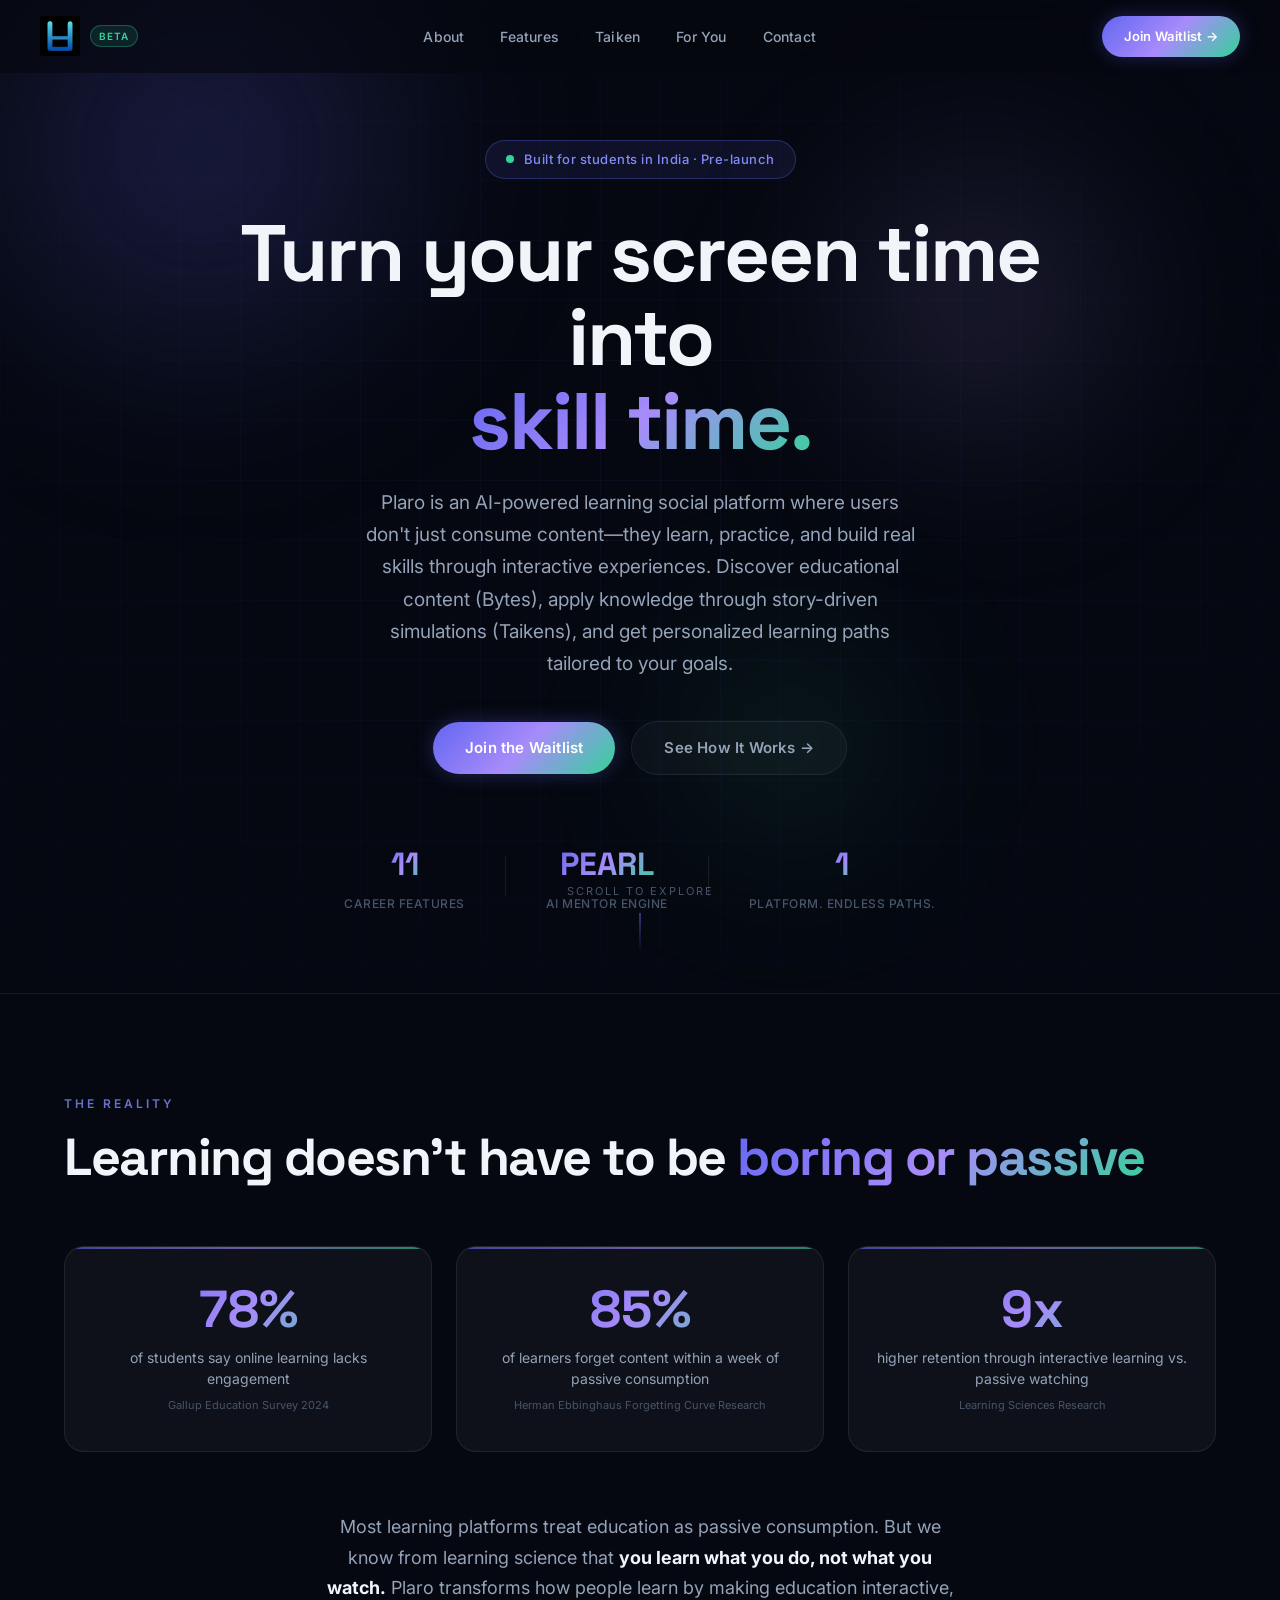
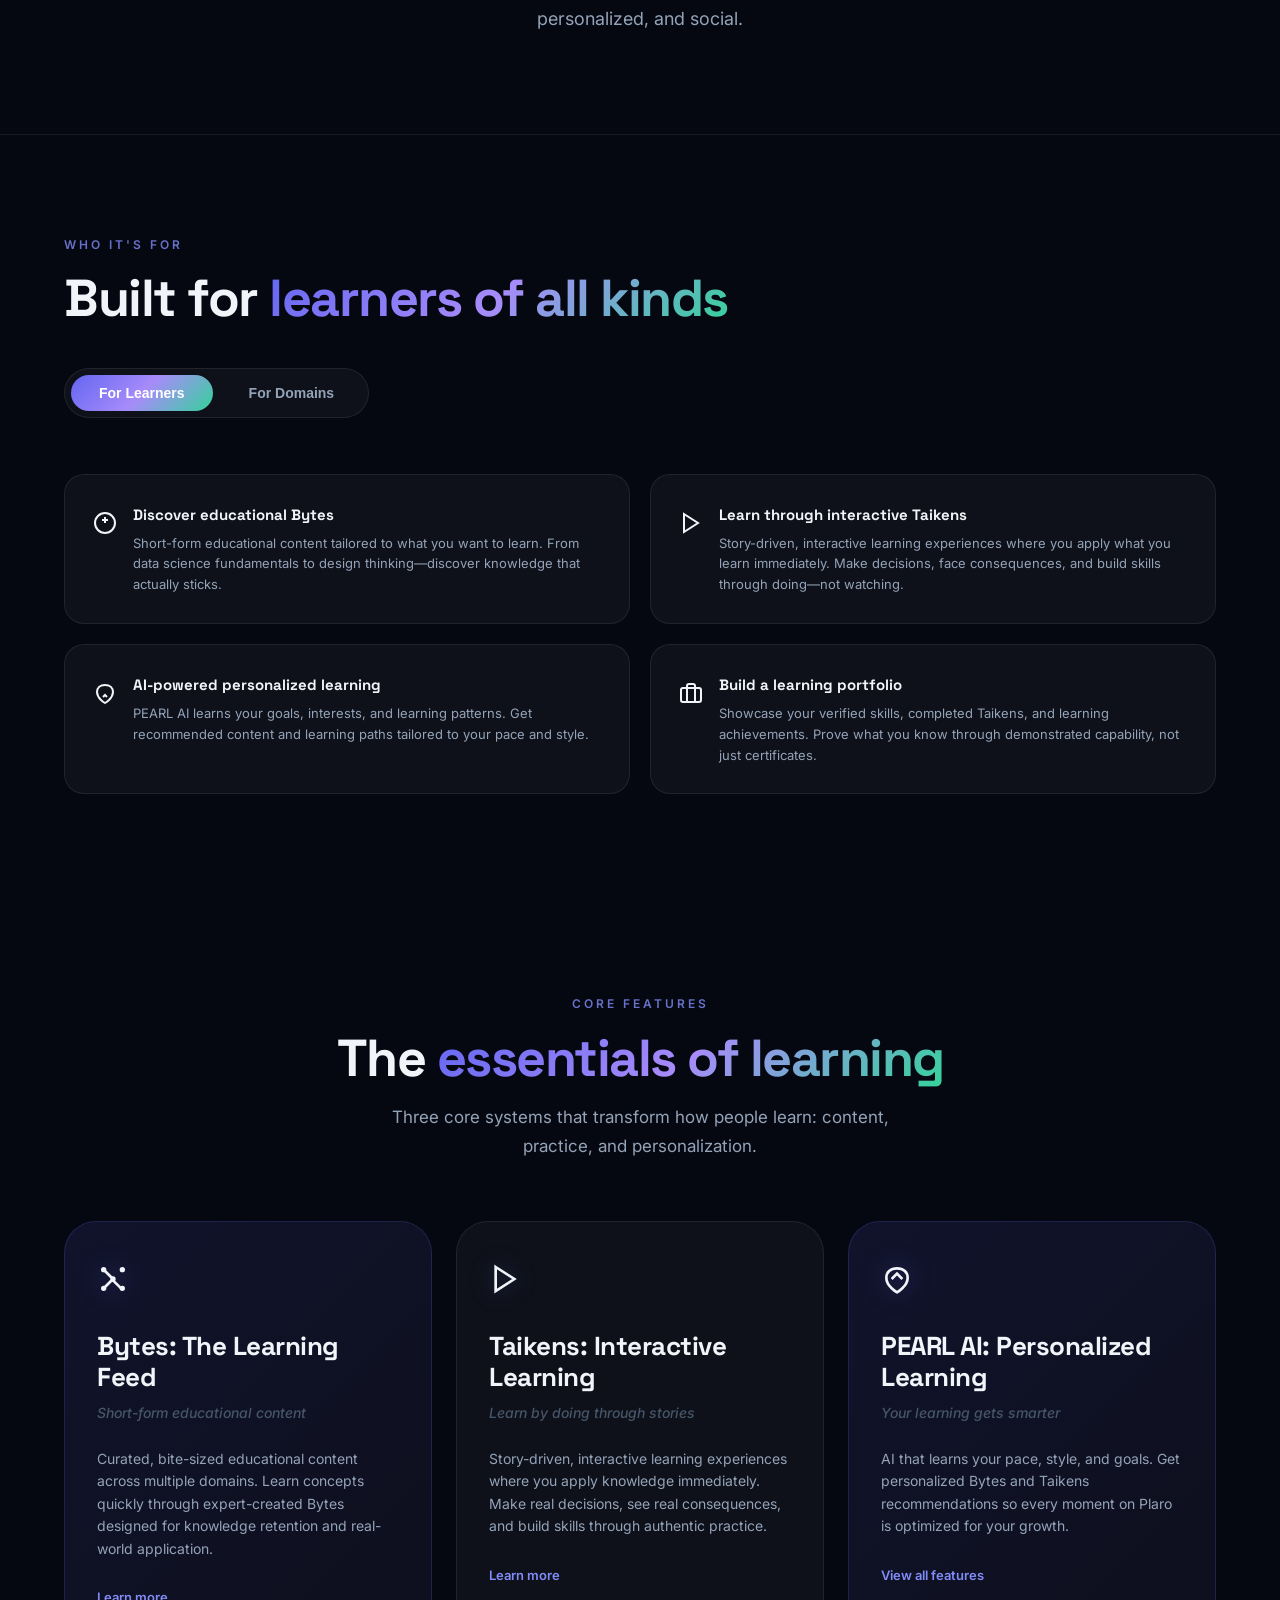
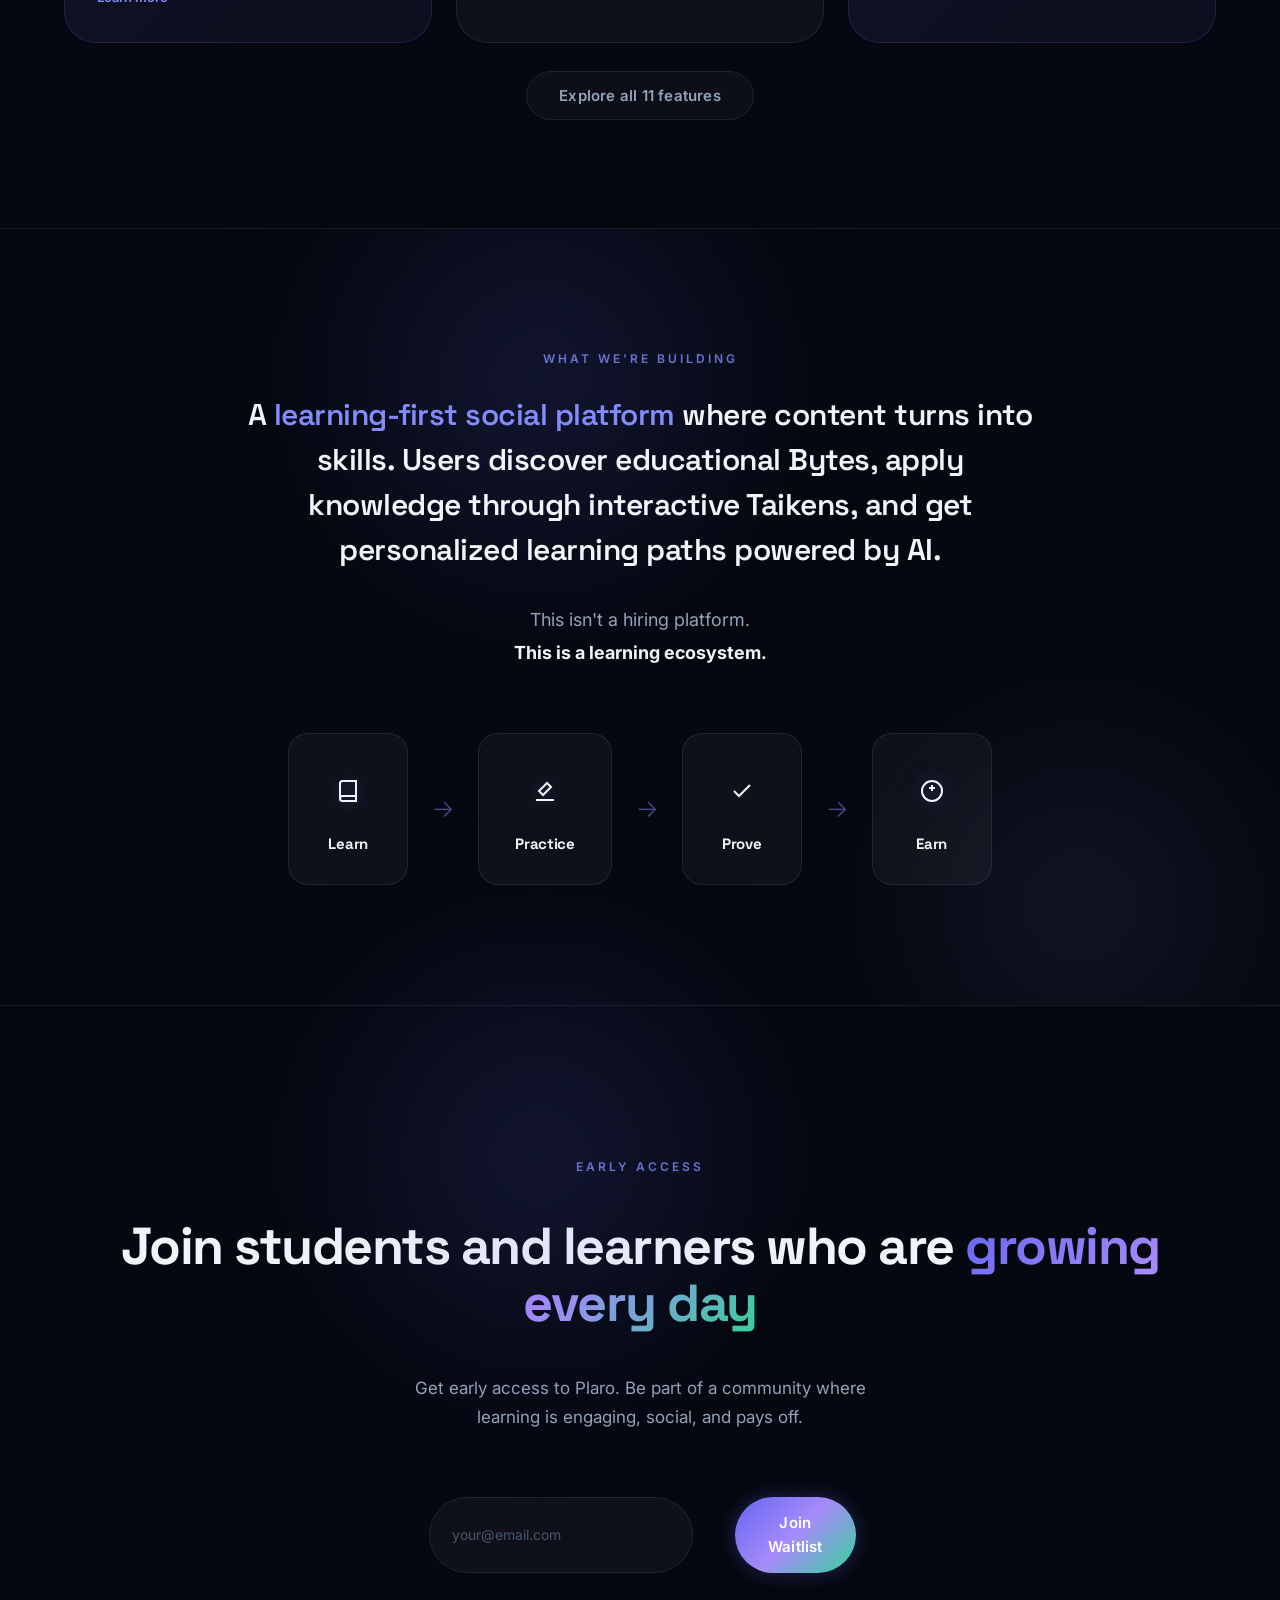
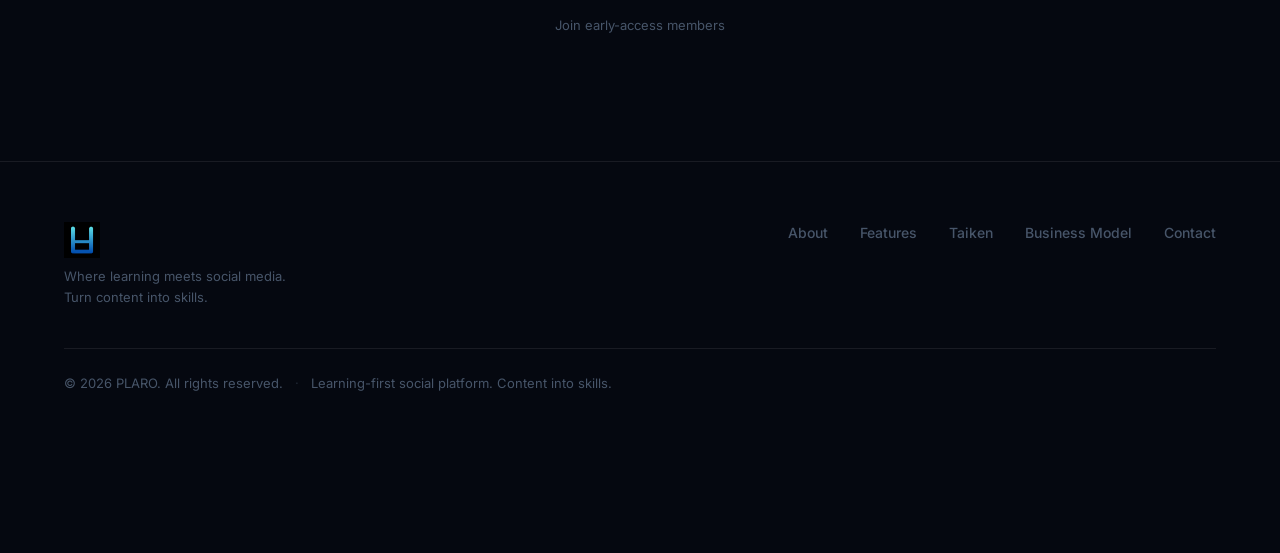
<file: index.html>
<!DOCTYPE html>
<html lang="en">

<head>
  <meta charset="UTF-8" />
  <meta name="viewport" content="width=device-width, initial-scale=1.0" />
  <title>PLARO — Where Learning Meets Social Media</title>
  <meta name="description"
    content="PLARO is a learning-first social platform where content turns into skills. Discover educational content (Bytes), apply knowledge through interactive learning (Taikens), and get personalized learning paths powered by AI." />

  <!-- Open Graph / Facebook -->
  <meta property="og:type" content="website" />
  <meta property="og:url" content="https://plaro.com/" />
  <meta property="og:title" content="PLARO — Where Learning Meets Social Media" />
  <meta property="og:description"
    content="An AI-powered social platform where scrolling makes you smarter. Discover educational Bytes, apply knowledge through interactive Taikens, and build real skills." />
  <meta property="og:image" content="https://plaro.com/og-image.jpg" />

  <!-- Twitter -->
  <meta property="twitter:card" content="summary_large_image" />
  <meta property="twitter:url" content="https://plaro.com/" />
  <meta property="twitter:title" content="PLARO — Where Learning Meets Social Media" />
  <meta property="twitter:description"
    content="An AI-powered learning platform where every minute spent scrolling teaches you something new. Turn content into skills with Bytes and Taikens." />
  <meta property="twitter:image" content="https://plaro.com/og-image.jpg" />
  <link rel="preconnect" href="https://fonts.googleapis.com" />
  <link rel="preconnect" href="https://fonts.gstatic.com" crossorigin />
  <link
    href="https://fonts.googleapis.com/css2?family=Inter:wght@300;400;500;600;700;800;900&family=Space+Grotesk:wght@400;500;600;700&display=swap"
    rel="stylesheet" />
  <link rel="stylesheet" href="styles.css" />
</head>

<body>

  <!-- NAV -->
  <nav id="navbar" class="navbar">
    <div class="nav-inner">
      <a href="index.html" class="nav-logo" style="text-decoration: none;">
        <img src="logo.png" alt="PLARO" class="logo-img">
        <span class="logo-badge">Beta</span>
      </a>
      <ul class="nav-links">
        <li><a href="about.html">About</a></li>
        <li><a href="features.html">Features</a></li>
        <li><a href="features.html#taiken">Taiken</a></li>
        <li><a href="#for-you">For You</a></li>
        <li><a href="contact.html">Contact</a></li>
      </ul>
      <div class="nav-right">
        <a href="#waitlist" class="nav-cta">Join Waitlist →</a>
        <button class="mobile-toggle" aria-label="Toggle menu">
          <span class="bar"></span>
          <span class="bar"></span>
          <span class="bar"></span>
        </button>
      </div>
    </div>
  </nav>

  <!-- HERO -->
  <section class="hero" id="top">
    <div class="hero-bg">
      <div class="orb orb-1"></div>
      <div class="orb orb-2"></div>
      <div class="orb orb-3"></div>
      <div class="grid-overlay"></div>
    </div>
    <div class="hero-content">
      <div class="hero-badge">
        <span class="pulse-dot"></span>
        Built for students in India · Pre-launch
      </div>
      <h1 class="hero-title">
        Turn your screen time into<br />
        <span class="gradient-text">skill time.</span>
      </h1>
      <p class="hero-subtitle">
        Plaro is an AI-powered learning social platform where users don't just consume content—they learn, practice, and
        build real skills through interactive experiences. Discover educational content (Bytes), apply knowledge through
        story-driven simulations (Taikens), and get personalized learning paths tailored to your goals.
      </p>
      <div class="hero-actions">
        <a href="#waitlist" class="btn btn-primary">Join the Waitlist</a>
        <a href="#features" class="btn btn-ghost">See How It Works →</a>
      </div>
      <div class="hero-stats">
        <div class="stat">
          <span class="stat-num">11</span>
          <span class="stat-label">Career Features</span>
        </div>
        <div class="stat-divider"></div>
        <div class="stat">
          <span class="stat-num">PEARL</span>
          <span class="stat-label">AI Mentor Engine</span>
        </div>
        <div class="stat-divider"></div>
        <div class="stat">
          <span class="stat-num">1</span>
          <span class="stat-label">Platform. Endless paths.</span>
        </div>
      </div>
    </div>
    <div class="hero-scroll-hint">
      <span>scroll to explore</span>
      <div class="scroll-line"></div>
    </div>
  </section>

  <!-- THE PROBLEM -->
  <section class="problem-section reveal" id="problem">
    <div class="container">
      <p class="section-eyebrow">The Reality</p>
      <h2 class="section-title">Learning doesn't have to be <span class="gradient-text">boring or passive</span></h2>

      <div class="problem-stat-row reveal-scale">
        <div class="problem-stat-card">
          <div class="problem-stat-num">78%</div>
          <div class="problem-stat-label">of students say online learning lacks engagement</div>
          <div class="problem-stat-source">Gallup Education Survey 2024</div>
        </div>
        <div class="problem-stat-card">
          <div class="problem-stat-num">85%</div>
          <div class="problem-stat-label">of learners forget content within a week of passive consumption</div>
          <div class="problem-stat-source">Herman Ebbinghaus Forgetting Curve Research</div>
        </div>
        <div class="problem-stat-card">
          <div class="problem-stat-num">9x</div>
          <div class="problem-stat-label">higher retention through interactive learning vs. passive watching</div>
          <div class="problem-stat-source">Learning Sciences Research</div>
        </div>
      </div>

      <div class="problem-divider">
        <p>Most learning platforms treat education as passive consumption. But we know from learning science that
          <strong>you learn what you do, not what you watch.</strong> Plaro transforms how people learn by making
          education interactive, personalized, and social.</p>
      </div>
    </div>
  </section>

  <!-- FOR STUDENTS / FOR COMPANIES TABS -->
  <section class="for-students-section reveal" id="for-you">
    <div class="container">
      <p class="section-eyebrow">Who It's For</p>
      <h2 class="section-title" style="margin-bottom: 40px;">Built for <span class="gradient-text">learners of all
          kinds</span></h2>

      <div class="audience-tabs reveal-fade">
        <button class="audience-tab active" onclick="switchTab('students')">For Learners</button>
        <button class="audience-tab" onclick="switchTab('companies')">For Domains</button>
      </div>

      <div class="audience-panel active" id="panel-students">
        <div class="audience-card">
          <div class="audience-card-icon"><svg width="24" height="24" viewBox="0 0 24 24" fill="none"
              stroke="currentColor" stroke-width="2">
              <circle cx="12" cy="12" r="10"></circle>
              <path d="M12 6v6M9 9h6"></path>
            </svg></div>
          <div>
            <div class="audience-card-title">Discover educational Bytes</div>
            <div class="audience-card-desc">Short-form educational content tailored to what you want to learn. From data
              science fundamentals to design thinking—discover knowledge that actually sticks.</div>
          </div>
        </div>
        <div class="audience-card">
          <div class="audience-card-icon"><svg width="24" height="24" viewBox="0 0 24 24" fill="none"
              stroke="currentColor" stroke-width="2">
              <polygon points="5 3 19 12 5 21 5 3"></polygon>
            </svg></div>
          <div>
            <div class="audience-card-title">Learn through interactive Taikens</div>
            <div class="audience-card-desc">Story-driven, interactive learning experiences where you apply what you
              learn immediately. Make decisions, face consequences, and build skills through doing—not watching.</div>
          </div>
        </div>
        <div class="audience-card">
          <div class="audience-card-icon"><svg width="24" height="24" viewBox="0 0 24 24" fill="none"
              stroke="currentColor" stroke-width="2">
              <path d="M12 22s-8-4.5-8-11c0-4 3-7 8-7s8 3 8 7c0 6.5-8 11-8 11z"></path>
              <path d="M10 16l2-2 2 2"></path>
            </svg></div>
          <div>
            <div class="audience-card-title">AI-powered personalized learning</div>
            <div class="audience-card-desc">PEARL AI learns your goals, interests, and learning patterns. Get
              recommended content and learning paths tailored to your pace and style.</div>
          </div>
        </div>
        <div class="audience-card">
          <div class="audience-card-icon"><svg width="24" height="24" viewBox="0 0 24 24" fill="none"
              stroke="currentColor" stroke-width="2">
              <rect x="2" y="7" width="20" height="14" rx="2" ry="2"></rect>
              <path d="M16 21V5a2 2 0 0 0-2-2h-4a2 2 0 0 0-2 2v16"></path>
            </svg></div>
          <div>
            <div class="audience-card-title">Build a learning portfolio</div>
            <div class="audience-card-desc">Showcase your verified skills, completed Taikens, and learning achievements.
              Prove what you know through demonstrated capability, not just certificates.</div>
          </div>
        </div>
      </div>

      <div class="audience-panel" id="panel-companies">
        <div class="audience-card">
          <div class="audience-card-icon"><svg width="24" height="24" viewBox="0 0 24 24" fill="none"
              stroke="currentColor" stroke-width="2">
              <circle cx="11" cy="11" r="8"></circle>
              <path d="m21 21-4.35-4.35"></path>
            </svg></div>
          <div>
            <div class="audience-card-title">Build domain expertise across your field</div>
            <div class="audience-card-desc">Whether you're in tech, design, finance, or product management—Plaro has
              curated Bytes and Taikens built by experts in your domain.</div>
          </div>
        </div>
        <div class="audience-card">
          <div class="audience-card-icon"><svg width="24" height="24" viewBox="0 0 24 24" fill="none"
              stroke="currentColor" stroke-width="2">
              <polygon points="10 3 2 9 2 15 10 21 18 15 18 9"></polygon>
              <line x1="10" y1="9" x2="10" y2="15"></line>
            </svg></div>
          <div>
            <div class="audience-card-title">Publish and share your expertise</div>
            <div class="audience-card-desc">Create Bytes to teach others what you know. Build Taikens that let learners
              solve real problems in your field. Grow your professional presence while helping others learn.</div>
          </div>
        </div>
        <div class="audience-card">
          <div class="audience-card-icon"><svg width="24" height="24" viewBox="0 0 24 24" fill="none"
              stroke="currentColor" stroke-width="2">
              <line x1="13" y1="2" x2="13" y2="22"></line>
              <line x1="18" y1="7" x2="8" y2="17"></line>
              <line x1="8" y1="7" x2="18" y2="17"></line>
            </svg></div>
          <div>
            <div class="audience-card-title">Connect with learners in your domain</div>
            <div class="audience-card-desc">Build a community of people learning what you're teaching. Get instant
              feedback, see how learners apply your knowledge, and improve your content in real-time.</div>
          </div>
        </div>
        <div class="audience-card">
          <div class="audience-card-icon"><svg width="24" height="24" viewBox="0 0 24 24" fill="none"
              stroke="currentColor" stroke-width="2">
              <path
                d="M22 16.92v3a2 2 0 0 1-2.18 2 19.79 19.79 0 0 1-8.63-3.07 19.5 19.5 0 0 1-6-6 19.79 19.79 0 0 1-3.07-8.67A2 2 0 0 1 4.11 2h3a2 2 0 0 1 2 1.72 12.84 12.84 0 0 0 .7 2.81 2 2 0 0 1-.45 2.11L8.09 9.91a16 16 0 0 0 6 6l1.27-1.27a2 2 0 0 1 2.11-.45 12.84 12.84 0 0 0 2.81.7A2 2 0 0 1 22 16.92z">
              </path>
            </svg></div>
          <div>
            <div class="audience-card-title">Post short-term projects and freelance work</div>
            <div class="audience-card-desc">Tap into a pipeline of motivated, verified talent for part-time and
              freelance work—scaling your team for specific initiatives without long-term commitments.</div>
          </div>
        </div>
      </div>
    </div>
  </section>

  <!-- FEATURES INTRO -->
  <section class="section-intro" id="features">
    <div class="container">
      <p class="section-eyebrow">Core Features</p>
      <h2 class="section-title">The <span class="gradient-text">essentials of learning</span></h2>
      <p class="section-desc">Three core systems that transform how people learn: content, practice, and
        personalization.</p>
    </div>
  </section>

  <!-- FEATURES GRID -->
  <section class="features-section">
    <!-- FEATURES SUMMARY -->
    <section class="features-section reveal">
      <div class="container">
        <div class="feature-row-3">
          <!-- Summary Card 1 -->
          <div class="feature-card feature-accent" style="padding: 32px;">
            <div class="feature-icon-wrap">
              <div class="feature-icon"><svg width="32" height="32" viewBox="0 0 24 24" fill="none"
                  stroke="currentColor" stroke-width="2">
                  <circle cx="12" cy="12" r="1"></circle>
                  <circle cx="19" cy="5" r="1"></circle>
                  <circle cx="5" cy="19" r="1"></circle>
                  <circle cx="5" cy="5" r="1"></circle>
                  <circle cx="19" cy="19" r="1"></circle>
                  <line x1="12" y1="13" x2="19" y2="20"></line>
                  <line x1="6" y1="6" x2="12" y2="12"></line>
                  <line x1="6" y1="18" x2="12" y2="12"></line>
                </svg></div>
            </div>
            <h3 class="feature-title">Bytes: The Learning Feed</h3>
            <p class="feature-tagline">Short-form educational content</p>
            <p style="color: var(--text-secondary); font-size: 14px; margin-bottom: 24px;">Curated, bite-sized
              educational content across multiple domains. Learn concepts quickly through expert-created Bytes designed
              for knowledge retention and real-world application.</p>
            <a href="features.html#pearl"
              style="color: var(--primary-light); font-size: 13px; font-weight: 600; text-decoration: none;">Learn
              more</a>
          </div>

          <!-- Summary Card 2 -->
          <div class="feature-card" style="padding: 32px;">
            <div class="feature-icon-wrap">
              <div class="feature-icon"><svg width="32" height="32" viewBox="0 0 24 24" fill="none"
                  stroke="currentColor" stroke-width="2">
                  <polygon points="5 3 19 12 5 21 5 3"></polygon>
                </svg></div>
            </div>
            <h3 class="feature-title">Taikens: Interactive Learning</h3>
            <p class="feature-tagline">Learn by doing through stories</p>
            <p style="color: var(--text-secondary); font-size: 14px; margin-bottom: 24px;">Story-driven, interactive
              learning experiences where you apply knowledge immediately. Make real decisions, see real consequences,
              and build skills through authentic practice.</p>
            <a href="features.html#taiken"
              style="color: var(--primary-light); font-size: 13px; font-weight: 600; text-decoration: none;">Learn
              more</a>
          </div>

          <!-- Summary Card 3 -->
          <div class="feature-card feature-accent" style="padding: 32px;">
            <div class="feature-icon-wrap">
              <div class="feature-icon"><svg width="32" height="32" viewBox="0 0 24 24" fill="none"
                  stroke="currentColor" stroke-width="2">
                  <path d="M12 22s-8-4.5-8-11c0-4 3-7 8-7s8 3 8 7c0 6.5-8 11-8 11z"></path>
                  <polyline points="16 12 12 8 8 12"></polyline>
                </svg></div>
            </div>
            <h3 class="feature-title">PEARL AI: Personalized Learning</h3>
            <p class="feature-tagline">Your learning gets smarter</p>
            <p style="color: var(--text-secondary); font-size: 14px; margin-bottom: 24px;">AI that learns your pace,
              style, and goals. Get personalized Bytes and Taikens recommendations so every moment on Plaro is optimized
              for your growth.</p>
            <a href="features.html"
              style="color: var(--primary-light); font-size: 13px; font-weight: 600; text-decoration: none;">View all
              features</a>
          </div>
        </div>

        <div style="text-align: center; margin-top: 40px;">
          <a href="features.html" class="btn btn-ghost">Explore all 11 features</a>
        </div>
      </div>
    </section>

    <!-- POSITIONING / VISION -->
    <section class="positioning-section reveal" id="positioning">
      <div class="pos-bg">
        <div class="orb orb-pos-1"></div>
        <div class="orb orb-pos-2"></div>
      </div>
      <div class="container">
        <p class="section-eyebrow">What We're Building</p>
        <blockquote class="position-quote reveal-scale">
          A <span class="highlight">learning-first social platform</span> where content turns into skills. Users
          discover educational Bytes, apply knowledge through interactive Taikens, and get personalized learning paths
          powered by AI.
        </blockquote>
        <p class="position-statement">
          This isn't a hiring platform.<br />
          <strong>This is a learning ecosystem.</strong>
        </p>

        <div class="journey-flow">
          <div class="jf-step">
            <div class="jf-icon"><svg width="24" height="24" viewBox="0 0 24 24" fill="none" stroke="currentColor"
                stroke-width="2">
                <path d="M4 19.5A2.5 2.5 0 0 1 6.5 17H20"></path>
                <path d="M6.5 2H20v20H6.5A2.5 2.5 0 0 1 4 19.5v-15A2.5 2.5 0 0 1 6.5 2z"></path>
              </svg></div>
            <div class="jf-label">Learn</div>
          </div>
          <div class="jf-arrow">→</div>
          <div class="jf-step">
            <div class="jf-icon"><svg width="24" height="24" viewBox="0 0 24 24" fill="none" stroke="currentColor"
                stroke-width="2">
                <path d="M14 4l4 4-8 8-4-4 8-8z"></path>
                <path d="M3 21h18"></path>
              </svg></div>
            <div class="jf-label">Practice</div>
          </div>
          <div class="jf-arrow">→</div>
          <div class="jf-step">
            <div class="jf-icon"><svg width="24" height="24" viewBox="0 0 24 24" fill="none" stroke="currentColor"
                stroke-width="2">
                <polyline points="20 6 9 17 4 12"></polyline>
              </svg></div>
            <div class="jf-label">Prove</div>
          </div>
          <div class="jf-arrow">→</div>
          <div class="jf-step">
            <div class="jf-icon"><svg width="24" height="24" viewBox="0 0 24 24" fill="none" stroke="currentColor"
                stroke-width="2">
                <circle cx="12" cy="12" r="10"></circle>
                <path d="M12 6v6m3-3H9"></path>
              </svg></div>
            <div class="jf-label">Earn</div>
          </div>
        </div>
      </div>
    </section>

    <!-- WAITLIST -->
    <section class="waitlist-section reveal" id="waitlist">
          <div class="container">
              <div class="pos-bg">
                  <div class="orb orb-pos-1"></div>
                </div>
              <p class="section-eyebrow">Early Access</p>
              <h2 class="section-title">Join students and learners who are <span class="gradient-text">growing every
            day</span></h2>
              <p class="section-desc" style="max-width: 500px; margin: 0 auto;">Get early access to Plaro. Be part of a
          community where learning is engaging, social, and pays off.</p>

              <div class="waitlist-form reveal-scale">
                  <input type="email" class="waitlist-input" placeholder="your@email.com" id="waitlist-email" />
                  <a href="#" class="btn btn-primary" onclick="handleWaitlist(event)">Join Waitlist</a>
                </div>
              <div class="waitlist-count" id="waitlist-msg">Join early-access members</div>
            </div>
    </section>

    <!-- FOOTER -->
    <footer class="footer">
      <div class="container">
        <div class="footer-top">
          <div class="footer-brand">
            <img src="logo.png" alt="PLARO" class="logo-img logo-img-footer">
            <p>Where learning meets social media.<br />Turn content into skills.</p>
          </div>
          <div class="footer-links">
            <a href="about.html">About</a>
            <a href="features.html">Features</a>
            <a href="features.html#taiken">Taiken</a>
            <a href="about.html#model">Business Model</a>

            <a href="contact.html">Contact</a>
          </div>
        </div>
        <div class="footer-bottom">
          <span>© 2026 PLARO. All rights reserved.</span>
          <span class="footer-dot">·</span>
          <span>Learning-first social platform. Content into skills.</span>
        </div>
      </div>
    </footer>

    <script src="main.js"></script>
    <script>
      // Audience tab switcher
      function switchTab(tab) {
        document.querySelectorAll('.audience-tab').forEach(t => t.classList.remove('active'));
        document.querySelectorAll('.audience-panel').forEach(p => p.classList.remove('active'));
        document.getElementById('panel-' + tab).classList.add('active');
        event.target.classList.add('active');
      }

      // Waitlist form
      async function handleWaitlist(e) {
        e.preventDefault();
        const email = document.getElementById('waitlist-email').value;
        if (!email || !email.includes('@')) {
          document.getElementById('waitlist-msg').textContent = 'Please enter a valid email address.';
          return;
        }

        const formId = 'xykbyqev'; // Replace this with your actual Formspree ID

        try {
          // Send the email to your Formspree account
          const response = await fetch(`https://formspree.io/f/${formId}`, {
            method: 'POST',
            headers: {
              'Content-Type': 'application/json',
              'Accept': 'application/json'
            },
            body: JSON.stringify({ email: email })
          });

          if (response.ok) {
            document.getElementById('waitlist-msg').innerHTML = '✅ You\'re on the list! We\'ll be in touch soon.';
            document.getElementById('waitlist-email').value = '';
            document.getElementById('waitlist-email').disabled = true;
            e.target.style.pointerEvents = 'none';
            e.target.style.opacity = '0.5';
          } else {
            document.getElementById('waitlist-msg').textContent = 'Oops! There was a problem right now. Please try again.';
          }
        } catch (error) {
          console.error('Submission error:', error);
          // Fallback message if form ID isn't set up yet
          document.getElementById('waitlist-msg').textContent = 'You must replace YOUR_FORM_ID in the code to receive emails!';
        }
      }
    </script>
</body>

</html>
</file>
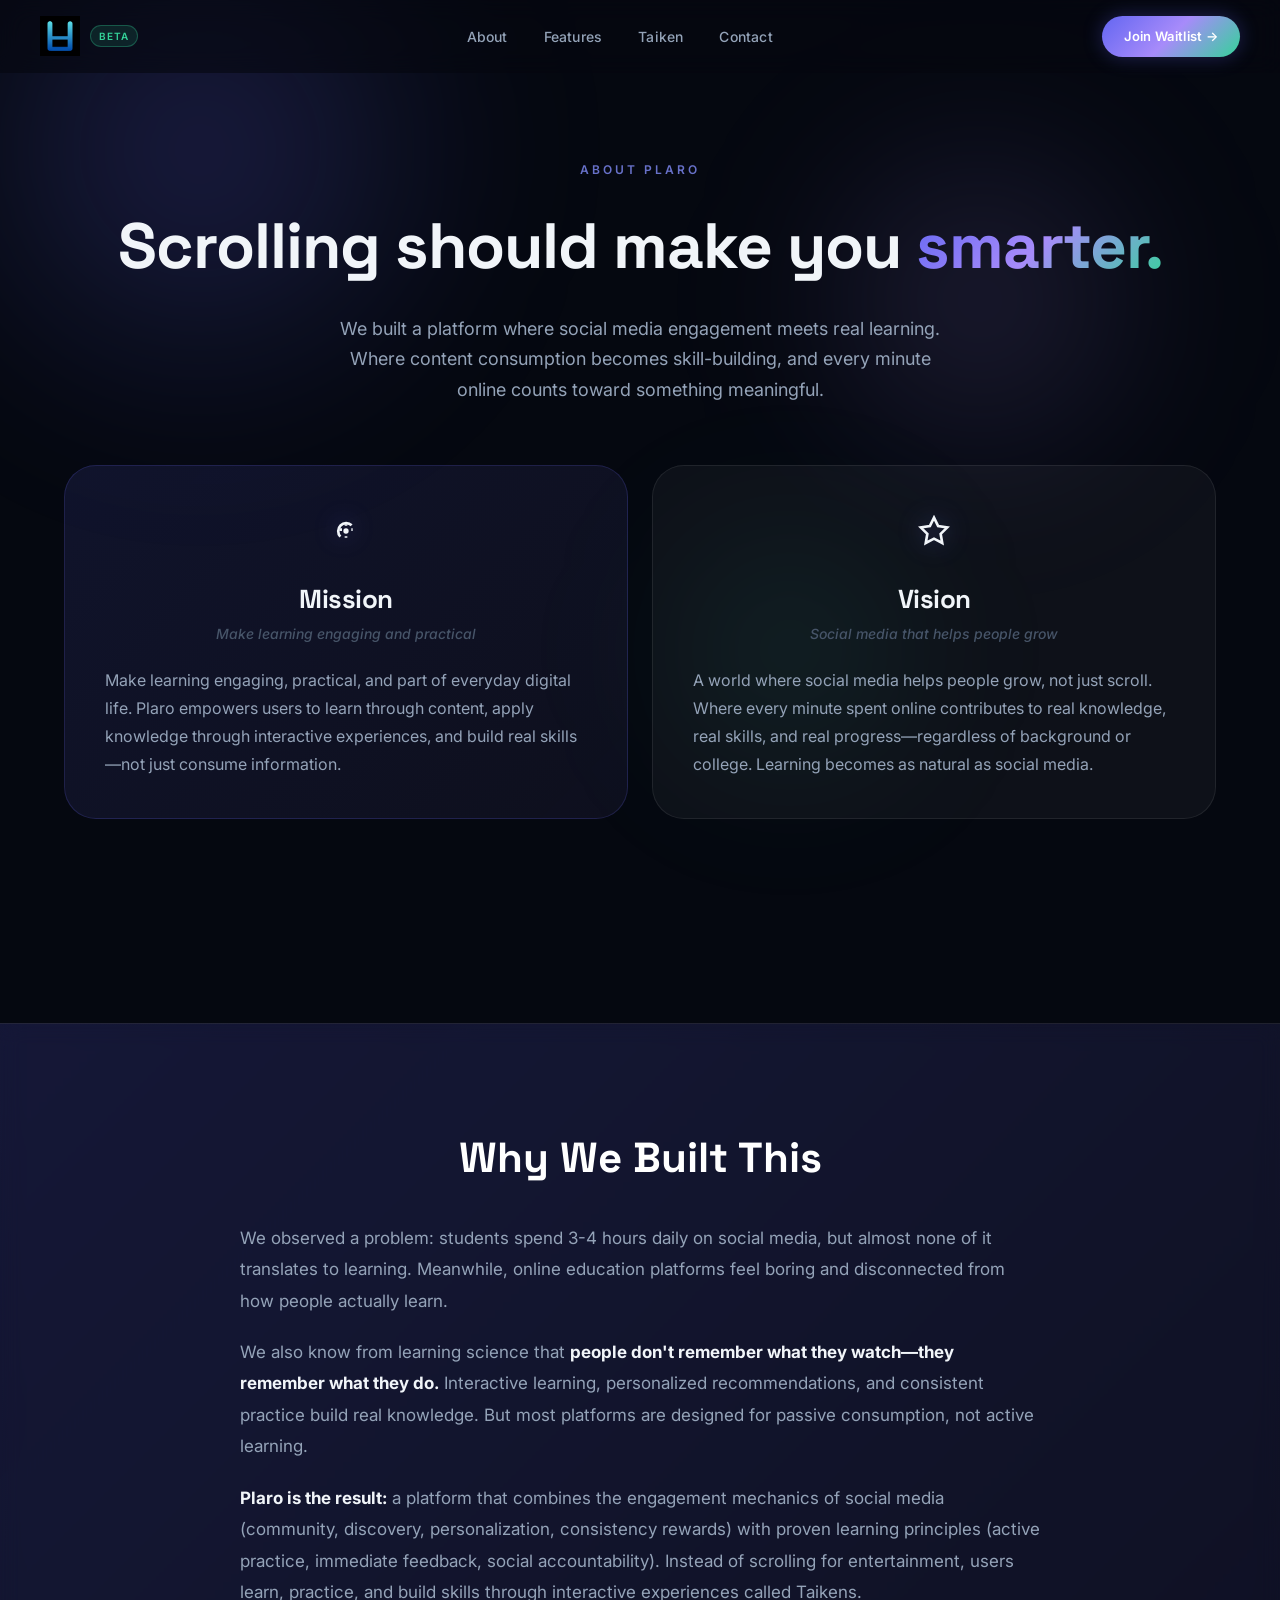
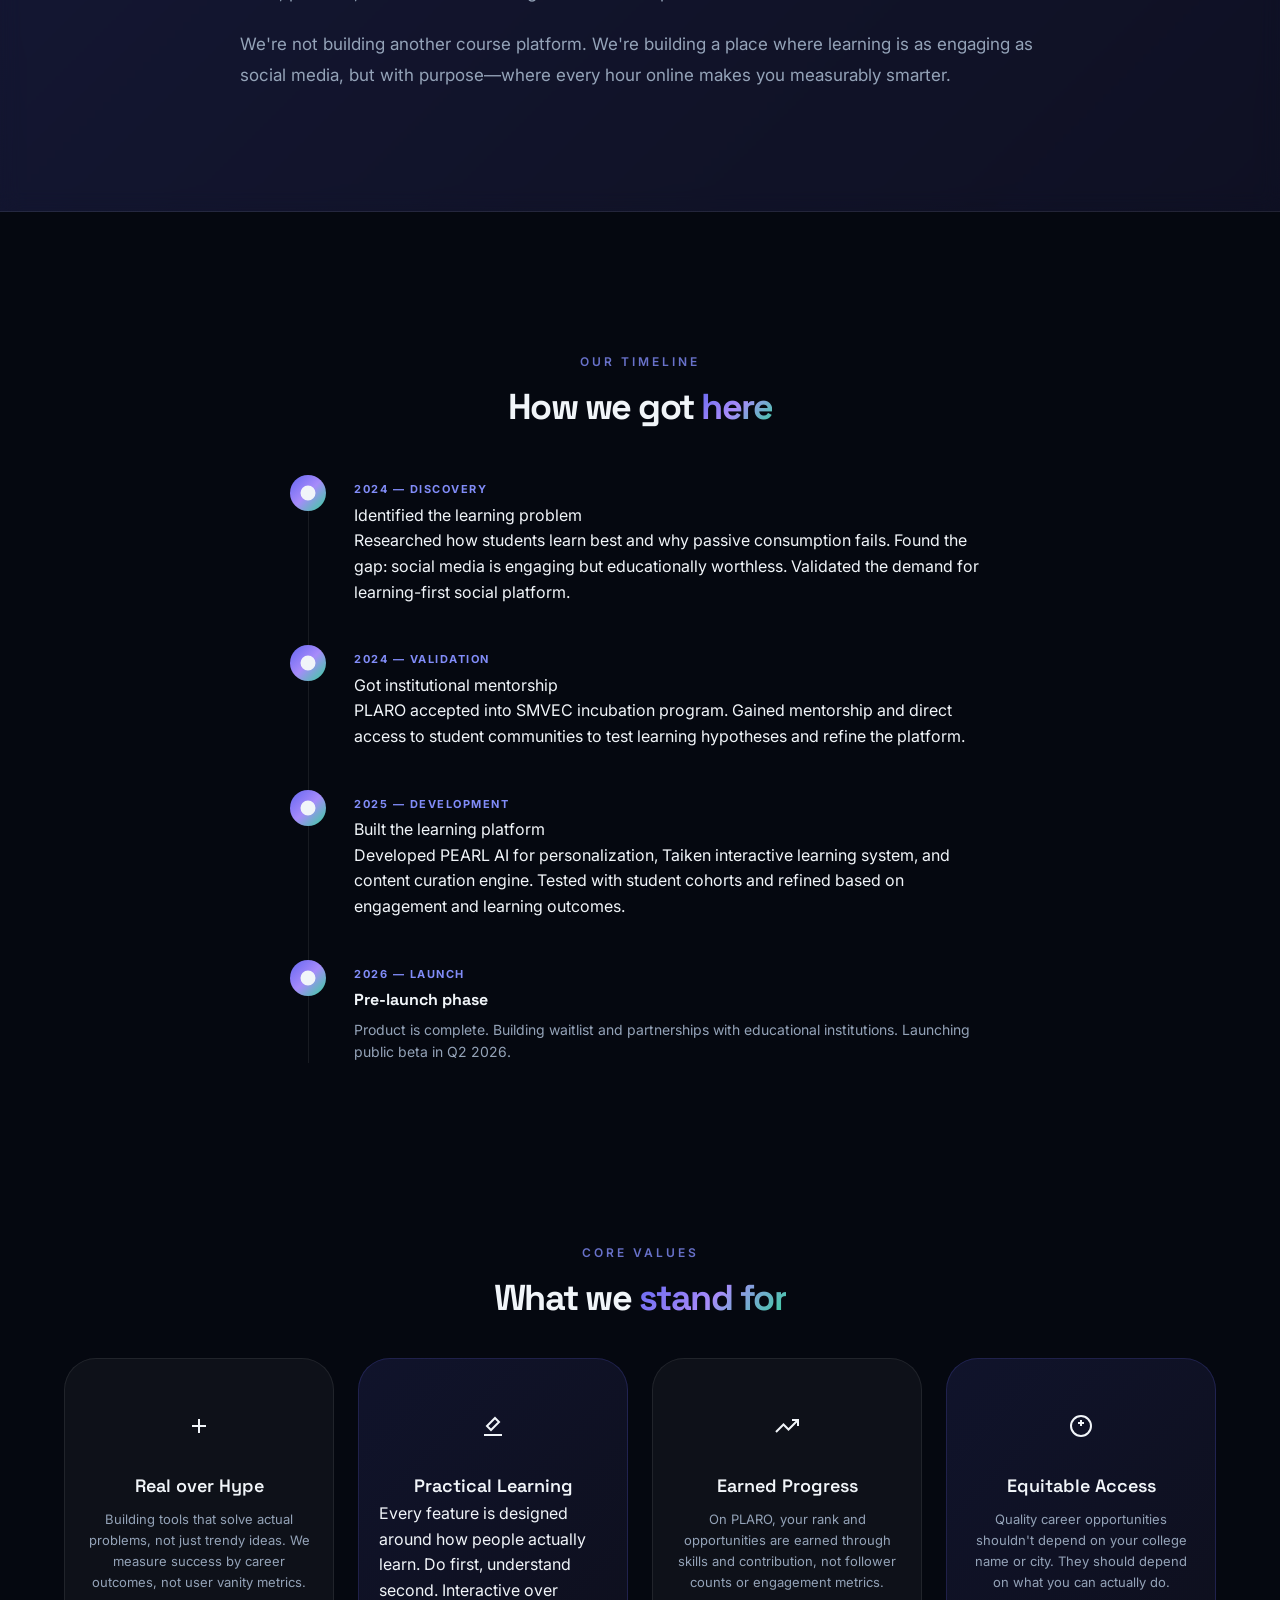
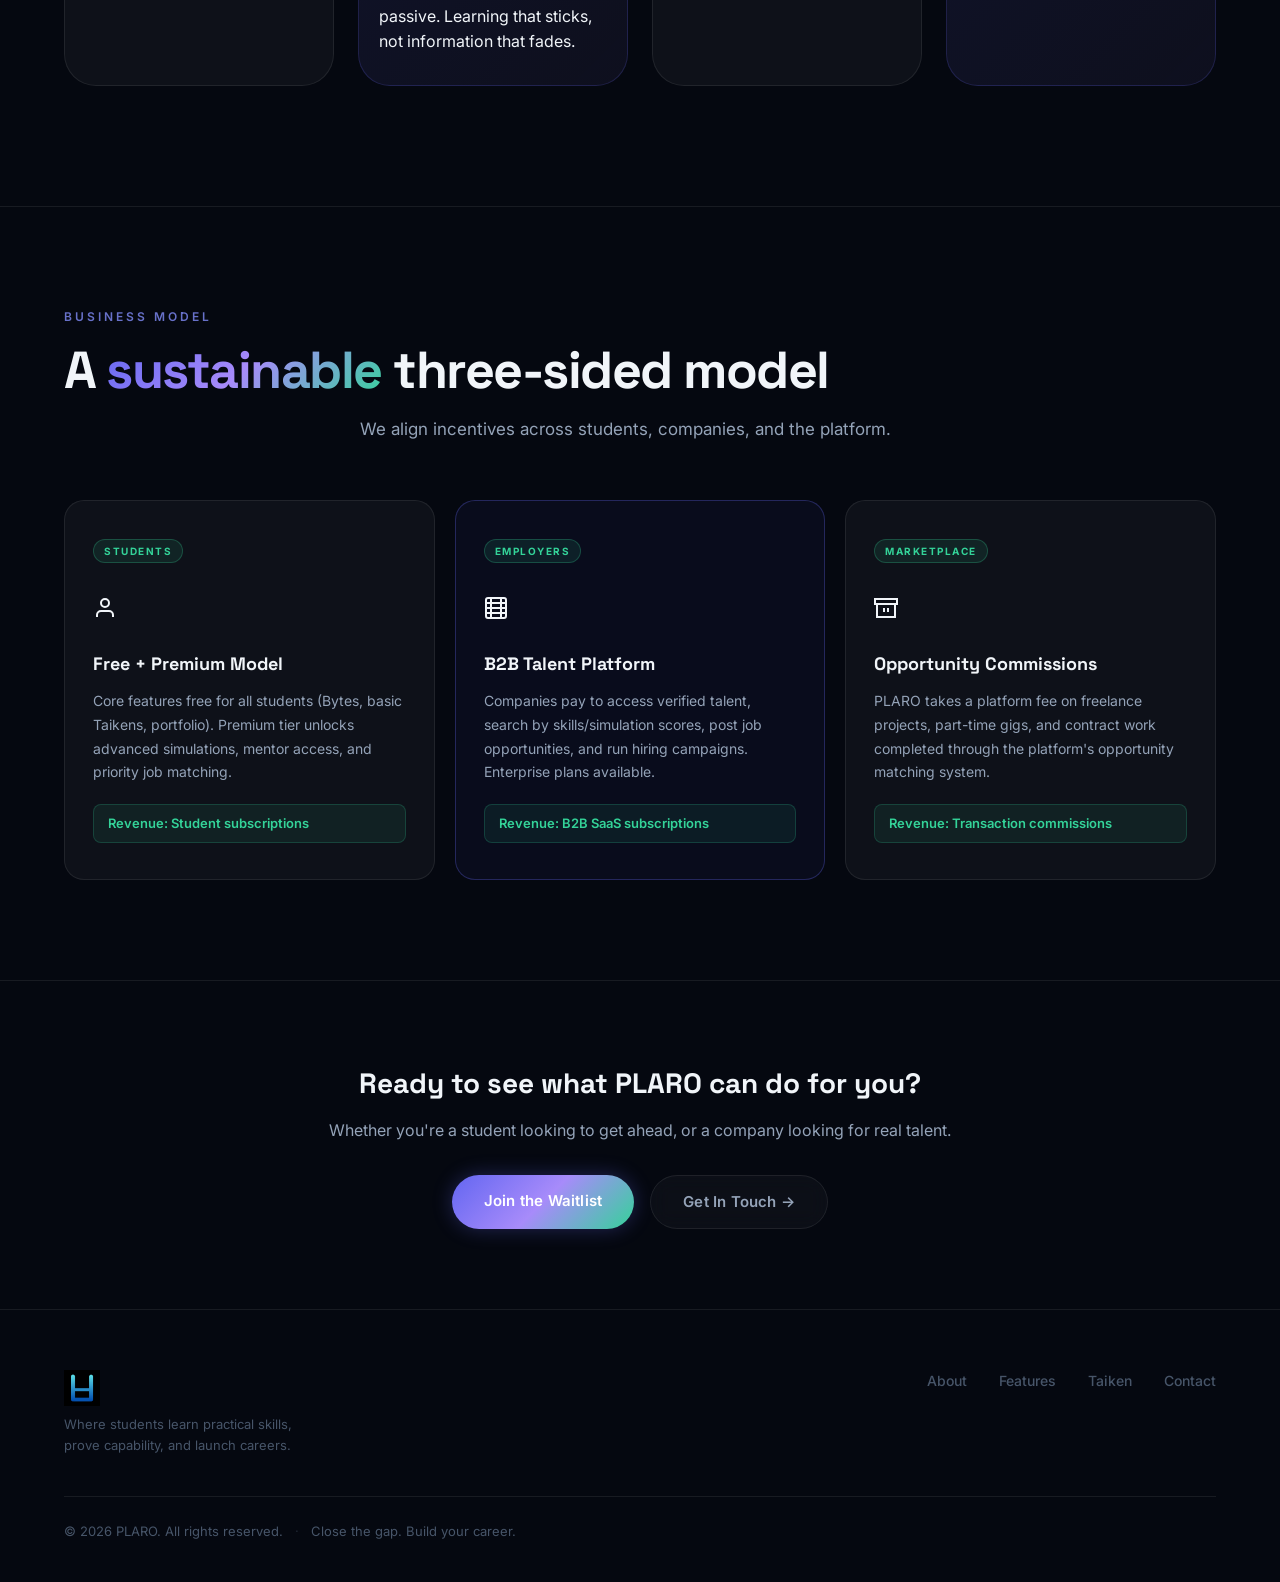
<file: about.html>
<!DOCTYPE html>
<html lang="en">

<head>
    <meta charset="UTF-8" />
    <meta name="viewport" content="width=device-width, initial-scale=1.0" />
    <title>About PLARO — Learning-First Social Platform</title>
    <meta name="description"
        content="Plaro is a learning-first social platform where content turns into skills. Discover the story behind the platform that combines education, interactivity, and AI personalization." />

    <!-- Open Graph / Facebook -->
    <meta property="og:type" content="website" />
    <meta property="og:url" content="https://plaro.com/about" />
    <meta property="og:title" content="About PLARO — Learning-First Social Platform" />
    <meta property="og:description" content="Plaro transforms how people learn by combining social engagement, interactive learning, and AI personalization. Where scrolling makes you smarter." />
    <meta property="og:image" content="https://plaro.com/og-image-about.jpg" />

    <!-- Twitter -->
    <meta property="twitter:card" content="summary_large_image" />
    <meta property="twitter:url" content="https://plaro.com/about" />
    <meta property="twitter:title" content="About PLARO — Learning-First Social Platform" />
    <meta property="twitter:description" content="Plaro is where learning meets social media. An AI-powered platform that turns content into skills through interactive learning experiences." />
    <meta property="twitter:image" content="https://plaro.com/og-image-about.jpg" />
    <link rel="preconnect" href="https://fonts.googleapis.com" />
    <link rel="preconnect" href="https://fonts.gstatic.com" crossorigin />
    <link
        href="https://fonts.googleapis.com/css2?family=Inter:wght@300;400;500;600;700;800;900&family=Space+Grotesk:wght@400;500;600;700&display=swap"
        rel="stylesheet" />
    <link rel="stylesheet" href="styles.css" />
    <style>
        .about-header {
            padding: 160px 24px 60px;
            text-align: center;
            position: relative;
        }

        .about-title {
            font-family: 'Space Grotesk', sans-serif;
            font-size: clamp(36px, 6vw, 64px);
            font-weight: 800;
            letter-spacing: -1px;
            margin-bottom: 16px;
        }

        .about-subtitle {
            font-size: 18px;
            color: var(--text-secondary);
            max-width: 600px;
            margin: 0 auto;
            line-height: 1.7;
        }

        /* Journey / Story Section */
        .journey-section {
            background: var(--gradient-card);
            border-top: 1px solid var(--border);
            border-bottom: 1px solid var(--border);
            padding: 100px 0;
            position: relative;
            overflow: hidden;
            margin: 60px 0;
        }

        .journey-section::before {
            content: '';
            position: absolute;
            top: 0; left: 0; right: 0; bottom: 0;
            background: rgba(99, 102, 241, 0.03);
            backdrop-filter: blur(10px);
            z-index: 0;
        }

        .journey-content {
            position: relative;
            z-index: 1;
            max-width: 800px;
            margin: 0 auto;
        }

        .journey-title {
            font-family: 'Space Grotesk', sans-serif;
            font-size: 42px;
            font-weight: 700;
            margin-bottom: 32px;
            color: #fff;
            text-align: center;
        }

        .journey-text {
            font-size: 17px;
            color: var(--text-secondary);
            line-height: 1.85;
            margin-bottom: 20px;
        }

        .journey-text strong {
            color: var(--text-primary);
        }

        /* Milestone Timeline */
        .milestones-section {
            padding: 80px 0;
        }

        .milestone-list {
            max-width: 700px;
            margin: 48px auto 0;
            position: relative;
        }

        .milestone-list::before {
            content: '';
            position: absolute;
            left: 18px;
            top: 0; bottom: 0;
            width: 1px;
            background: var(--border);
        }

        .milestone-item {
            display: flex;
            gap: 28px;
            margin-bottom: 40px;
            position: relative;
        }

        .milestone-dot {
            width: 36px;
            height: 36px;
            border-radius: 50%;
            background: var(--gradient-main);
            display: flex;
            align-items: center;
            justify-content: center;
            font-size: 16px;
            flex-shrink: 0;
            position: relative;
            z-index: 1;
        }

        .milestone-body {
            padding-top: 6px;
        }

        .milestone-date {
            font-size: 11px;
            font-weight: 700;
            letter-spacing: 1.5px;
            text-transform: uppercase;
            color: var(--primary-light);
            margin-bottom: 4px;
        }

        .milestone-title {
            font-family: 'Space Grotesk', sans-serif;
            font-size: 16px;
            font-weight: 700;
            color: var(--text-primary);
            margin-bottom: 6px;
        }

        .milestone-desc {
            font-size: 14px;
            color: var(--text-secondary);
            line-height: 1.6;
        }

        /* Core Values */
        .core-values-section {
            padding: 60px 0 120px;
        }

        .value-icon {
            font-size: 42px;
            margin-bottom: 16px;
            text-align: center;
            display: block;
            animation: pulse 4s ease-in-out infinite alternate;
        }

        .value-title {
            text-align: center;
            font-family: 'Space Grotesk', sans-serif;
            font-size: 18px;
            font-weight: 600;
            margin-top: 12px;
            color: var(--text-primary);
        }

        .value-desc {
            font-size: 13px;
            color: var(--text-secondary);
            text-align: center;
            line-height: 1.6;
            margin-top: 8px;
        }

        @keyframes pulse {
            0% { transform: scale(1); filter: drop-shadow(0 0 10px rgba(99, 102, 241, 0.4)); }
            100% { transform: scale(1.05); filter: drop-shadow(0 0 20px rgba(167, 139, 250, 0.6)); }
        }

        .reveal {
            opacity: 0;
            transform: translateY(30px);
            transition: all 0.8s cubic-bezier(0.4, 0, 0.2, 1);
        }

        .reveal.active {
            opacity: 1;
            transform: translateY(0);
        }

        /* CTA Strip */
        .about-cta-strip {
            border-top: 1px solid var(--border);
            padding: 80px 0;
            text-align: center;
        }

        .about-cta-strip h3 {
            font-family: 'Space Grotesk', sans-serif;
            font-size: 28px;
            font-weight: 700;
            margin-bottom: 12px;
        }

        .about-cta-strip p {
            color: var(--text-secondary);
            font-size: 16px;
            margin-bottom: 32px;
        }

        .cta-button-row {
            display: flex;
            gap: 16px;
            justify-content: center;
            flex-wrap: wrap;
        }
    </style>
</head>

<body>

    <!-- NAV -->
    <nav id="navbar" class="navbar">
        <div class="nav-inner">
            <a href="index.html" class="nav-logo" style="text-decoration: none;">
                <img src="logo.png" alt="PLARO" class="logo-img">
                <span class="logo-badge">Beta</span>
            </a>
            <ul class="nav-links">
                <li><a href="about.html">About</a></li>
                <li><a href="index.html#features">Features</a></li>
                <li><a href="index.html#taiken">Taiken</a></li>
                <li><a href="contact.html">Contact</a></li>
            </ul>
            <div class="nav-right">
                <a href="index.html#waitlist" class="nav-cta">Join Waitlist →</a>
                <button class="mobile-toggle" aria-label="Toggle menu">
                    <span class="bar"></span>
                    <span class="bar"></span>
                    <span class="bar"></span>
                </button>
            </div>
        </div>
    </nav>

    <!-- BACKGROUND ORBS -->
    <div class="hero-bg" style="position: fixed; z-index: -1;">
        <div class="orb orb-1"></div>
        <div class="orb orb-2"></div>
        <div class="orb orb-3"></div>
    </div>

    <!-- ABOUT HEADER -->
    <header class="about-header reveal">
        <div class="container">
            <p class="section-eyebrow">About PLARO</p>
            <h1 class="about-title">Scrolling should make you <span class="gradient-text">smarter.</span></h1>
            <p class="about-subtitle">We built a platform where social media engagement meets real learning. Where content consumption becomes skill-building, and every minute online counts toward something meaningful.</p>
        </div>
    </header>

    <!-- MISSION & VISION -->
    <section class="features-section">
        <div class="container">
            <div class="feature-row-2 reveal-scale">

                <div class="feature-card feature-accent">
                    <div class="feature-icon-wrap" style="text-align: center;">
                        <div class="feature-icon"><svg width="32" height="32" viewBox="0 0 24 24" fill="none" stroke="currentColor" stroke-width="2"><circle cx="12" cy="12" r="1"></circle><path d="M12 8v-1m4 4h1m-8 0H7m5 5v1"></path><path d="M16.24 7.76a6 6 0 0 0-8.48 8.48"></path></svg></div>
                    </div>
                    <h3 class="feature-title" style="text-align: center;">Mission</h3>
                    <p class="feature-tagline" style="text-align: center; margin-bottom: 20px;">Make learning engaging and practical</p>
                    <p style="color: var(--text-secondary); line-height: 1.75;">
                        Make learning engaging, practical, and part of everyday digital life. Plaro empowers users to learn through content, apply knowledge through interactive experiences, and build real skills—not just consume information.
                    </p>
                </div>

                <div class="feature-card">
                    <div class="feature-icon-wrap" style="text-align: center;">
                        <div class="feature-icon"><svg width="32" height="32" viewBox="0 0 24 24" fill="none" stroke="currentColor" stroke-width="2"><path d="M12 2l3.09 6.26L22 9.27l-5 4.87 1.18 6.88L12 17.77l-6.18 3.25L7 14.14 2 9.27l6.91-1.01L12 2z"></path></svg></div>
                    </div>
                    <h3 class="feature-title" style="text-align: center;">Vision</h3>
                    <p class="feature-tagline" style="text-align: center; margin-bottom: 20px;">Social media that helps people grow</p>
                    <p style="color: var(--text-secondary); line-height: 1.75;">
                        A world where social media helps people grow, not just scroll. Where every minute spent online contributes to real knowledge, real skills, and real progress—regardless of background or college. Learning becomes as natural as social media.
                    </p>
                </div>

            </div>
        </div>
    </section>

    <!-- OUR STORY -->
    <section class="journey-section reveal">
        <div class="container">
            <div class="journey-content">
                <h2 class="journey-title">Why We Built This</h2>
                <p class="journey-text">
                    We observed a problem: students spend 3-4 hours daily on social media, but almost none of it translates to learning. Meanwhile, online education platforms feel boring and disconnected from how people actually learn.
                </p>
                <p class="journey-text">
                    We also know from learning science that <strong>people don't remember what they watch—they remember what they do.</strong> Interactive learning, personalized recommendations, and consistent practice build real knowledge. But most platforms are designed for passive consumption, not active learning.
                </p>
                <p class="journey-text">
                    <strong>Plaro is the result:</strong> a platform that combines the engagement mechanics of social media (community, discovery, personalization, consistency rewards) with proven learning principles (active practice, immediate feedback, social accountability). Instead of scrolling for entertainment, users learn, practice, and build skills through interactive experiences called Taikens.
                </p>
                <p class="journey-text">
                    We're not building another course platform. We're building a place where learning is as engaging as social media, but with purpose—where every hour online makes you measurably smarter.
                </p>
            </div>
        </div>
    </section>

    <!-- MILESTONES -->
    <section class="milestones-section reveal">
        <div class="container">
            <div style="text-align: center; margin-bottom: 8px;">
                <p class="section-eyebrow">Our Timeline</p>
                <h2 class="section-title" style="font-size: 36px;">How we got <span class="gradient-text">here</span></h2>
            </div>

            <div class="milestone-list">
                <div class="milestone-item">
                    <div class="milestone-dot"><svg width="20" height="20" viewBox="0 0 24 24" fill="currentColor" stroke="currentColor" stroke-width="2"><circle cx="12" cy="12" r="8"></circle></svg></div>
                    <div class="milestone-body">
                        <div class="milestone-date">2024 — Discovery</div>
                        <div class=\"milestone-title\">Identified the learning problem</div>
                        <div class=\"milestone-desc\">Researched how students learn best and why passive consumption fails. Found the gap: social media is engaging but educationally worthless. Validated the demand for learning-first social platform.</div>
                    </div>
                </div>

                <div class="milestone-item">
                    <div class="milestone-dot"><svg width="20" height="20" viewBox="0 0 24 24" fill="currentColor" stroke="currentColor" stroke-width="2"><circle cx="12" cy="12" r="8"></circle></svg></div>
                    <div class="milestone-body">
                        <div class="milestone-date">2024 — Validation</div>
                        <div class=\"milestone-title\">Got institutional mentorship</div>
                        <div class=\"milestone-desc\">PLARO accepted into SMVEC incubation program. Gained mentorship and direct access to student communities to test learning hypotheses and refine the platform.</div>
                    </div>
                </div>

                <div class="milestone-item">
                    <div class="milestone-dot"><svg width="20" height="20" viewBox="0 0 24 24" fill="currentColor" stroke="currentColor" stroke-width="2"><circle cx="12" cy="12" r="8"></circle></svg></div>
                    <div class="milestone-body">
                        <div class="milestone-date">2025 — Development</div>
                        <div class=\"milestone-title\">Built the learning platform</div>
                        <div class=\"milestone-desc\">Developed PEARL AI for personalization, Taiken interactive learning system, and content curation engine. Tested with student cohorts and refined based on engagement and learning outcomes.</div>
                    </div>
                </div>

                <div class="milestone-item">
                    <div class="milestone-dot"><svg width="20" height="20" viewBox="0 0 24 24" fill="currentColor" stroke="currentColor" stroke-width="2"><circle cx="12" cy="12" r="8"></circle></svg></div>
                    <div class="milestone-body">
                        <div class="milestone-date">2026 — Launch</div>
                        <div class="milestone-title">Pre-launch phase</div>
                        <div class="milestone-desc">Product is complete. Building waitlist and partnerships with educational institutions. Launching public beta in Q2 2026.</div>
                    </div>
                </div>
            </div>
        </div>
    </section>

    <!-- CORE VALUES -->
    <section class="core-values-section reveal">
        <div class="container">
            <div style="text-align: center; margin-bottom: 40px;">
                <p class="section-eyebrow">Core Values</p>
                <h2 class="section-title" style="font-size: 36px;">What we <span class="gradient-text">stand for</span></h2>
            </div>

            <div class="feature-row-4">
                <div class="feature-card" style="padding: 30px 20px;">
                    <span class="value-icon"><svg width="24" height="24" viewBox="0 0 24 24" fill="none" stroke="currentColor" stroke-width="2"><line x1="12" y1="5" x2="12" y2="19"></line><line x1="5" y1="12" x2="19" y2="12"></line></svg></span>
                    <h3 class="value-title">Real over Hype</h3>
                    <p class="value-desc">Building tools that solve actual problems, not just trendy ideas. We measure success by career outcomes, not user vanity metrics.</p>
                </div>

                <div class="feature-card feature-accent" style="padding: 30px 20px;">
                    <span class="value-icon"><svg width="24" height="24" viewBox="0 0 24 24" fill="none" stroke="currentColor" stroke-width="2"><path d="M14 4l4 4-8 8-4-4 8-8z"></path><path d="M3 21h18"></path></svg></span>
                    <h3 class="value-title">Practical Learning</h3>
                    <p class=\"value-desc\">Every feature is designed around how people actually learn. Do first, understand second. Interactive over passive. Learning that sticks, not information that fades.</p>
                </div>

                <div class="feature-card" style="padding: 30px 20px;">
                    <span class="value-icon"><svg width="24" height="24" viewBox="0 0 24 24" fill="none" stroke="currentColor" stroke-width="2"><polyline points="23 6 13.5 15.5 8.5 10.5 1 18"></polyline><polyline points="17 6 23 6 23 12"></polyline></svg></span>
                    <h3 class="value-title">Earned Progress</h3>
                    <p class="value-desc">On PLARO, your rank and opportunities are earned through skills and contribution, not follower counts or engagement metrics.</p>
                </div>

                <div class="feature-card feature-accent" style="padding: 30px 20px;">
                    <span class="value-icon"><svg width="24" height="24" viewBox="0 0 24 24" fill="none" stroke="currentColor" stroke-width="2"><circle cx="12" cy="12" r="10"></circle><path d="M12 6v6m3-3H9"></path></svg></span>
                    <h3 class="value-title">Equitable Access</h3>
                    <p class="value-desc">Quality career opportunities shouldn't depend on your college name or city. They should depend on what you can actually do.</p>
                </div>
            </div>
        </div>
    </section>

    <!-- BUSINESS MODEL -->
    <section class="biz-section reveal" id="model">
        <div class="container">
            <p class="section-eyebrow">Business Model</p>
            <h2 class="section-title">A <span class="gradient-text">sustainable</span> three-sided model</h2>
            <p class="section-desc">We align incentives across students, companies, and the platform.</p>

            <div class="biz-grid reveal-fade">
                <div class="biz-card">
                    <div class="biz-tag">Students</div>
                    <span class="biz-icon"><svg width="24" height="24" viewBox="0 0 24 24" fill="none" stroke="currentColor" stroke-width="2"><path d="M20 21v-2a4 4 0 0 0-4-4H8a4 4 0 0 0-4 4v2"></path><circle cx="12" cy="7" r="4"></circle></svg></span>
                    <div class="biz-title">Free + Premium Model</div>
                    <div class="biz-desc">Core features free for all students (Bytes, basic Taikens, portfolio). Premium tier unlocks advanced simulations, mentor access, and priority job matching.</div>
                    <div class="biz-revenue">Revenue: Student subscriptions</div>
                </div>

                <div class="biz-card biz-card-accent">
                    <div class="biz-tag">Employers</div>
                    <span class="biz-icon"><svg width="24" height="24" viewBox="0 0 24 24" fill="none" stroke="currentColor" stroke-width="2"><rect x="2" y="2" width="20" height="20" rx="2" ry="2"></rect><path d="M7 2v20M17 2v20M2 12h20M2 7h20M2 17h20"></path></svg></span>
                    <div class="biz-title">B2B Talent Platform</div>
                    <div class="biz-desc">Companies pay to access verified talent, search by skills/simulation scores, post job opportunities, and run hiring campaigns. Enterprise plans available.</div>
                    <div class="biz-revenue">Revenue: B2B SaaS subscriptions</div>
                </div>

                <div class="biz-card">
                    <div class="biz-tag">Marketplace</div>
                    <span class="biz-icon"><svg width="24" height="24" viewBox="0 0 24 24" fill="none" stroke="currentColor" stroke-width="2"><polyline points="21 8 21 21 3 21 3 8"></polyline><rect x="1" y="3" width="22" height="5"></rect><path d="M10 12v4M14 12v4"></path></svg></span>
                    <div class="biz-title">Opportunity Commissions</div>
                    <div class="biz-desc">PLARO takes a platform fee on freelance projects, part-time gigs, and contract work completed through the platform's opportunity matching system.</div>
                    <div class="biz-revenue">Revenue: Transaction commissions</div>
                </div>
            </div>
        </div>
    </section>



    <!-- CTA STRIP -->
    <section class="about-cta-strip reveal">
        <div class="container reveal-scale">
            <h3>Ready to see what PLARO can do for you?</h3>
            <p>Whether you're a student looking to get ahead, or a company looking for real talent.</p>
            <div class="cta-button-row">
                <a href="index.html#waitlist" class="btn btn-primary">Join the Waitlist</a>
                <a href="contact.html" class="btn btn-ghost">Get In Touch →</a>
            </div>
        </div>
    </section>

    <!-- FOOTER -->
    <footer class="footer">
        <div class="container">
            <div class="footer-top">
                <div class="footer-brand">
                    <img src="logo.png" alt="PLARO" class="logo-img logo-img-footer">
                    <p>Where students learn practical skills,<br />prove capability, and launch careers.</p>
                </div>
                <div class="footer-links">
                    <a href="about.html">About</a>
                    <a href="index.html#features">Features</a>
                    <a href="index.html#taiken">Taiken</a>
                    <a href="contact.html">Contact</a>
                </div>
            </div>
            <div class="footer-bottom">
                <span>© 2026 PLARO. All rights reserved.</span>
                <span class="footer-dot">·</span>
                <span>Close the gap. Build your career.</span>
            </div>
        </div>
    </footer>

    <script src="main.js"></script>
    <script>
        document.addEventListener("DOMContentLoaded", () => {
            const observer = new IntersectionObserver((entries) => {
                entries.forEach(entry => {
                    if (entry.isIntersecting) {
                        entry.target.classList.add('active');
                        observer.unobserve(entry.target);
                    }
                });
            }, { threshold: 0.1, rootMargin: "0px 0px -50px 0px" });
            document.querySelectorAll('.reveal').forEach(el => observer.observe(el));
        });
    </script>
</body>
</html>
</file>
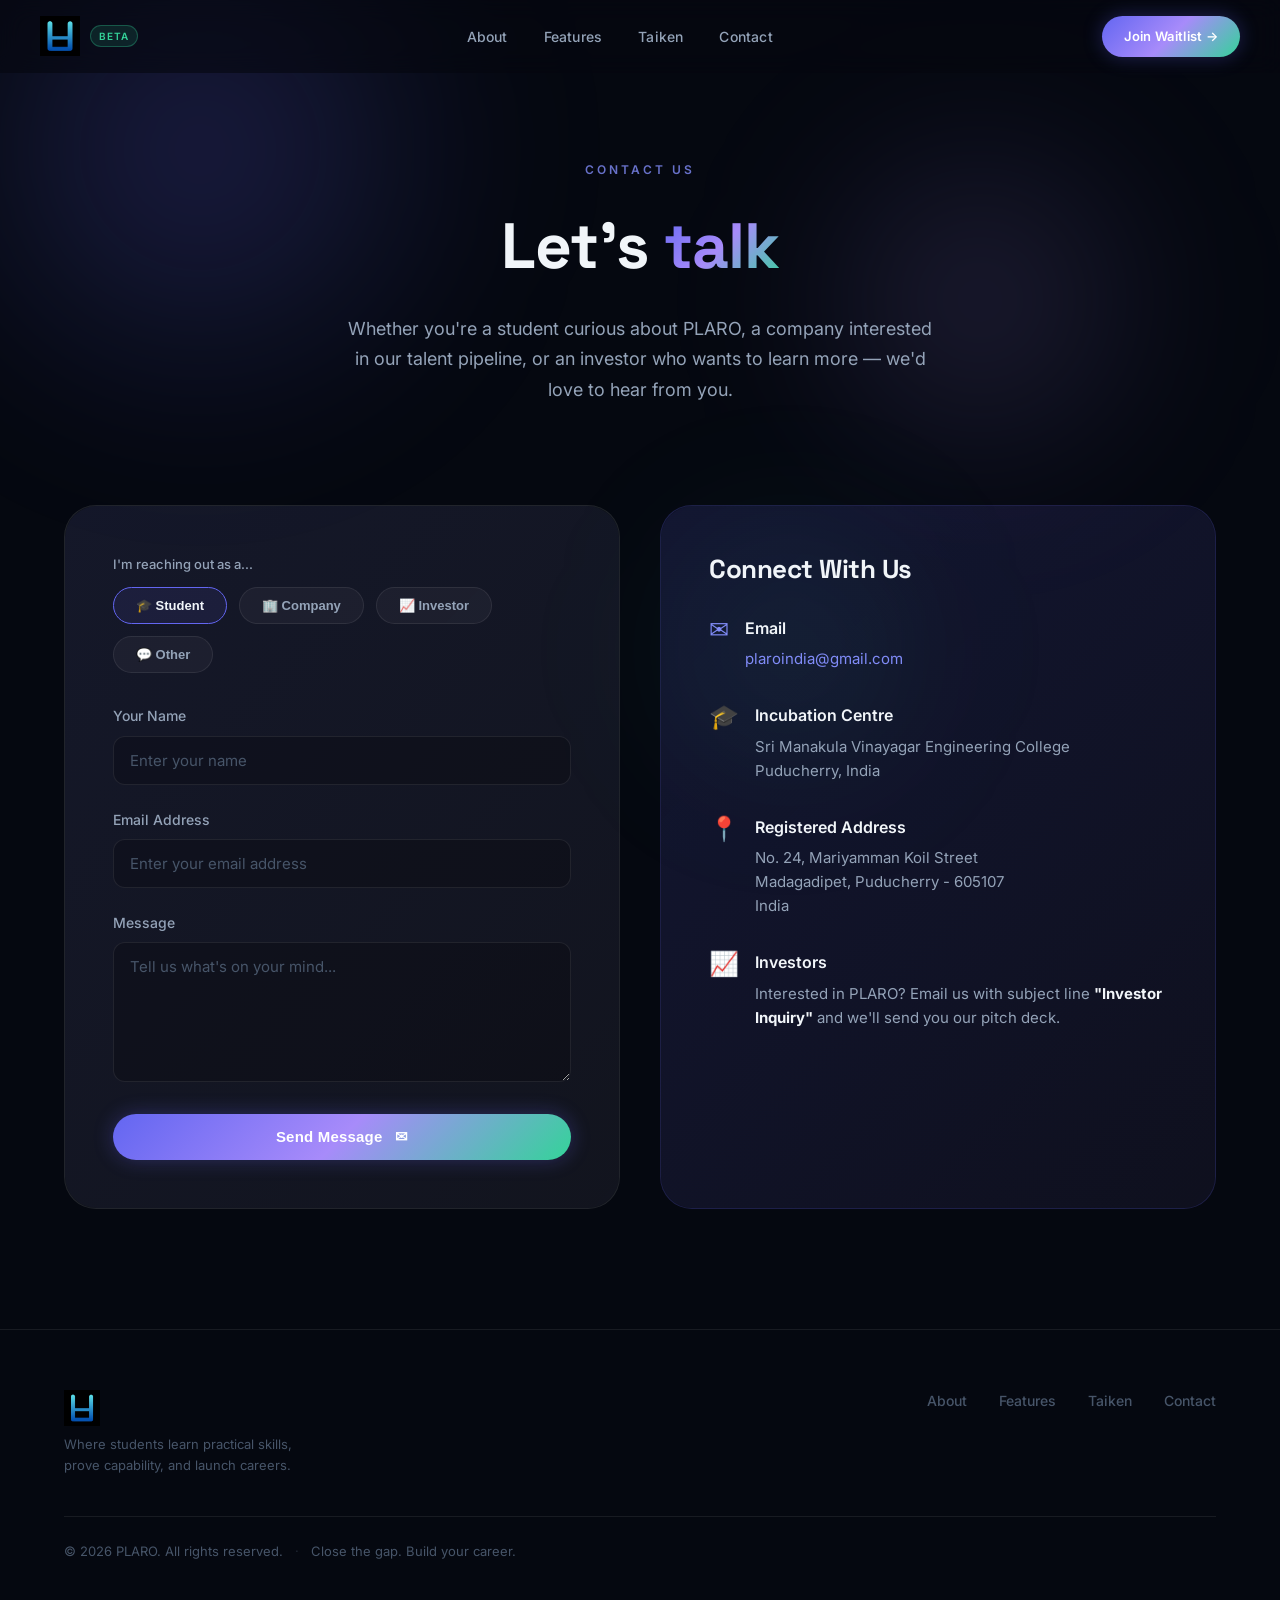
<file: contact.html>
<!DOCTYPE html>
<html lang="en">

<head>
    <meta charset="UTF-8" />
    <meta name="viewport" content="width=device-width, initial-scale=1.0" />
    <title>Contact PLARO — Get In Touch</title>
    <meta name="description"
        content="Get in touch with PLARO. Whether you're a student, company, or investor, reach out to help us transform the future of education and skill-building." />

    <!-- Open Graph / Facebook -->
    <meta property="og:type" content="website" />
    <meta property="og:url" content="https://plaro.com/contact" />
    <meta property="og:title" content="Contact PLARO — Get In Touch" />
    <meta property="og:description"
        content="Get in touch with PLARO. Whether you're a student, company, or investor, reach out to help us transform the future of education and skill-building." />
    <meta property="og:image" content="https://plaro.com/og-image-contact.jpg" />

    <!-- Twitter -->
    <meta property="twitter:card" content="summary_large_image" />
    <meta property="twitter:url" content="https://plaro.com/contact" />
    <meta property="twitter:title" content="Contact PLARO — Get In Touch" />
    <meta property="twitter:description"
        content="Get in touch with PLARO. Whether you're a student, company, or investor, reach out to help us transform the future of education and skill-building." />
    <meta property="twitter:image" content="https://plaro.com/og-image-contact.jpg" />
    <link rel="preconnect" href="https://fonts.googleapis.com" />
    <link rel="preconnect" href="https://fonts.gstatic.com" crossorigin />
    <link
        href="https://fonts.googleapis.com/css2?family=Inter:wght@300;400;500;600;700;800;900&family=Space+Grotesk:wght@400;500;600;700&display=swap"
        rel="stylesheet" />
    <link rel="stylesheet" href="styles.css" />
    <style>
        .contact-header {
            padding: 160px 24px 60px;
            text-align: center;
            position: relative;
        }

        .contact-title {
            font-family: 'Space Grotesk', sans-serif;
            font-size: clamp(36px, 6vw, 64px);
            font-weight: 800;
            letter-spacing: -1px;
            margin-bottom: 16px;
        }

        .contact-subtitle {
            font-size: 18px;
            color: var(--text-secondary);
            max-width: 600px;
            margin: 0 auto;
            line-height: 1.7;
        }

        .contact-section {
            padding: 40px 0 120px;
        }

        /* Contact type selector */
        .contact-type-row {
            display: flex;
            gap: 12px;
            margin-bottom: 32px;
            flex-wrap: wrap;
        }

        .contact-type-btn {
            padding: 10px 22px;
            border-radius: 40px;
            font-size: 13px;
            font-weight: 600;
            color: var(--text-secondary);
            background: var(--bg-card);
            border: 1px solid var(--border);
            cursor: pointer;
            transition: var(--transition);
        }

        .contact-type-btn.active,
        .contact-type-btn:hover {
            color: var(--text-primary);
            border-color: var(--primary);
            background: rgba(99, 102, 241, 0.1);
        }

        /* Success state */
        .form-success {
            display: none;
            text-align: center;
            padding: 60px 28px;
        }

        .form-success.visible {
            display: block;
        }

        .form-success-icon {
            font-size: 52px;
            margin-bottom: 20px;
        }

        .form-success h3 {
            font-family: 'Space Grotesk', sans-serif;
            font-size: 24px;
            font-weight: 700;
            margin-bottom: 10px;
            color: var(--text-primary);
        }

        .form-success p {
            color: var(--text-secondary);
            font-size: 15px;
        }

        .reveal {
            opacity: 0;
            transform: translateY(30px);
            transition: all 0.8s cubic-bezier(0.4, 0, 0.2, 1);
        }

        .reveal.active {
            opacity: 1;
            transform: translateY(0);
        }
    </style>
</head>

<body>

    <!-- NAV -->
    <nav id="navbar" class="navbar">
        <div class="nav-inner">
            <a href="index.html" class="nav-logo" style="text-decoration: none;">
                <img src="logo.png" alt="PLARO" class="logo-img">
                <span class="logo-badge">Beta</span>
            </a>
            <ul class="nav-links">
                <li><a href="about.html">About</a></li>
                <li><a href="index.html#features">Features</a></li>
                <li><a href="index.html#taiken">Taiken</a></li>
                <li><a href="contact.html">Contact</a></li>
            </ul>
            <div class="nav-right">
                <a href="index.html#waitlist" class="nav-cta">Join Waitlist →</a>
                <button class="mobile-toggle" aria-label="Toggle menu">
                    <span class="bar"></span>
                    <span class="bar"></span>
                    <span class="bar"></span>
                </button>
            </div>
        </div>
    </nav>

    <!-- BACKGROUND ORBS -->
    <div class="hero-bg" style="position: fixed; z-index: -1;">
        <div class="orb orb-1"></div>
        <div class="orb orb-2"></div>
        <div class="orb orb-3"></div>
    </div>

    <!-- CONTACT HEADER -->
    <header class="contact-header reveal">
        <div class="container">
            <p class="section-eyebrow">Contact Us</p>
            <h1 class="contact-title">Let's <span class="gradient-text">talk</span></h1>
            <p class="contact-subtitle">Whether you're a student curious about PLARO, a company interested in our talent
                pipeline, or an investor who wants to learn more — we'd love to hear from you.</p>
        </div>
    </header>

    <!-- CONTACT GRID SECTION -->
    <section class="contact-section">
        <div class="container">
            <div class="contact-grid reveal-fade">

                <!-- Left Column: Contact Form -->
                <div class="contact-card">

                    <!-- Who are you? -->
                    <p style="font-size: 13px; color: var(--text-secondary); margin-bottom: 12px; font-weight: 500;">I'm
                        reaching out as a...</p>
                    <div class="contact-type-row">
                        <button class="contact-type-btn active" onclick="setType(this, 'Student')">🎓 Student</button>
                        <button class="contact-type-btn" onclick="setType(this, 'Company / Recruiter')">🏢
                            Company</button>
                        <button class="contact-type-btn" onclick="setType(this, 'Investor')">📈 Investor</button>
                        <button class="contact-type-btn" onclick="setType(this, 'Other')">💬 Other</button>
                    </div>

                    <!-- The actual form — wired to Formspree -->
                    <form id="contact-form" action="https://formspree.io/f/xykbyqev" method="POST">
                        <input type="hidden" name="contact_type" id="contact-type-field" value="Student" />

                        <div class="form-group">
                            <label class="form-label" for="name">Your Name</label>
                            <input type="text" id="name" name="name" class="form-input" placeholder="Enter your name"
                                required />
                        </div>

                        <div class="form-group">
                            <label class="form-label" for="email">Email Address</label>
                            <input type="email" id="email" name="email" class="form-input"
                                placeholder="Enter your email address" required />
                        </div>

                        <div class="form-group">
                            <label class="form-label" for="message">Message</label>
                            <textarea id="message" name="message" class="form-textarea"
                                placeholder="Tell us what's on your mind..." required></textarea>
                        </div>

                        <button type="submit" class="btn btn-primary btn-block">
                            Send Message <span style="margin-left:8px;">✉</span>
                        </button>
                    </form>

                    <!-- Success state -->
                    <div class="form-success" id="form-success">
                        <div class="form-success-icon">✅</div>
                        <h3>Message sent!</h3>
                        <p>Thanks for reaching out. We'll get back to you at your email address within 1–2 business
                            days.</p>
                    </div>
                </div>

                <!-- Right Column: Connect With Us -->
                <div class="contact-card contact-card-info">
                    <h3 class="feature-title" style="margin-bottom: 30px;">Connect With Us</h3>

                    <ul class="contact-info-list">
                        <li class="contact-info-item">
                            <div class="contact-info-icon">✉</div>
                            <div class="contact-info-text">
                                <h4>Email</h4>
                                <p><a href="mailto:plaroindia@gmail.com"
                                        style="color: var(--primary-light); text-decoration: none;">plaroindia@gmail.com</a>
                                </p>
                            </div>
                        </li>

                        <li class="contact-info-item">
                            <div class="contact-info-icon">🎓</div>
                            <div class="contact-info-text">
                                <h4>Incubation Centre</h4>
                                <p>Sri Manakula Vinayagar Engineering College<br>Puducherry, India</p>
                            </div>
                        </li>

                        <li class="contact-info-item">
                            <div class="contact-info-icon">📍</div>
                            <div class="contact-info-text">
                                <h4>Registered Address</h4>
                                <p>No. 24, Mariyamman Koil Street <br> Madagadipet, Puducherry - 605107<br>India</p>
                            </div>
                        </li>

                        <li class="contact-info-item">
                            <div class="contact-info-icon">📈</div>
                            <div class="contact-info-text">
                                <h4>Investors</h4>
                                <p>Interested in PLARO? Email us with subject line <strong
                                        style="color: var(--text-primary);">"Investor Inquiry"</strong> and we'll send
                                    you our pitch deck.</p>
                            </div>
                        </li>
                    </ul>


                </div>

            </div>
        </div>
    </section>

    <!-- FOOTER -->
    <footer class="footer">
        <div class="container">
            <div class="footer-top">
                <div class="footer-brand">
                    <img src="logo.png" alt="PLARO" class="logo-img logo-img-footer">
                    <p>Where students learn practical skills,<br />prove capability, and launch careers.</p>
                </div>
                <div class="footer-links">
                    <a href="about.html">About</a>
                    <a href="index.html#features">Features</a>
                    <a href="index.html#taiken">Taiken</a>
                    <a href="contact.html">Contact</a>
                </div>
            </div>
            <div class="footer-bottom">
                <span>© 2026 PLARO. All rights reserved.</span>
                <span class="footer-dot">·</span>
                <span>Close the gap. Build your career.</span>
            </div>
        </div>
    </footer>

    <script src="main.js"></script>
    <script>
        // Contact type selector
        function setType(btn, type) {
            document.querySelectorAll('.contact-type-btn').forEach(b => b.classList.remove('active'));
            btn.classList.add('active');
            document.getElementById('contact-type-field').value = type;
        }

        // Form submission — uses Formspree via Fetch
        document.getElementById('contact-form').addEventListener('submit', async function (e) {
            e.preventDefault();

            // Collect form data
            const formData = new FormData(this);
            const data = Object.fromEntries(formData.entries());

            try {
                const response = await fetch(this.action, {
                    method: 'POST',
                    headers: {
                        'Accept': 'application/json',
                        'Content-Type': 'application/json'
                    },
                    body: JSON.stringify(data)
                });

                if (response.ok) {
                    document.getElementById('contact-form').style.display = 'none';
                    document.getElementById('form-success').classList.add('visible');
                } else {
                    alert("Oops! There was a problem right now. Please try again.");
                }
            } catch (error) {
                console.error('Submission error:', error);
                alert("Oops! There was a problem right now. Please try again.");
            }
        });

        // Reveal animations
        document.addEventListener("DOMContentLoaded", () => {
            const observer = new IntersectionObserver((entries) => {
                entries.forEach(entry => {
                    if (entry.isIntersecting) {
                        entry.target.classList.add('active');
                        observer.unobserve(entry.target);
                    }
                });
            }, { threshold: 0.1, rootMargin: "0px 0px -50px 0px" });
            document.querySelectorAll('.reveal').forEach(el => observer.observe(el));
        });
    </script>
</body>

</html>
</file>
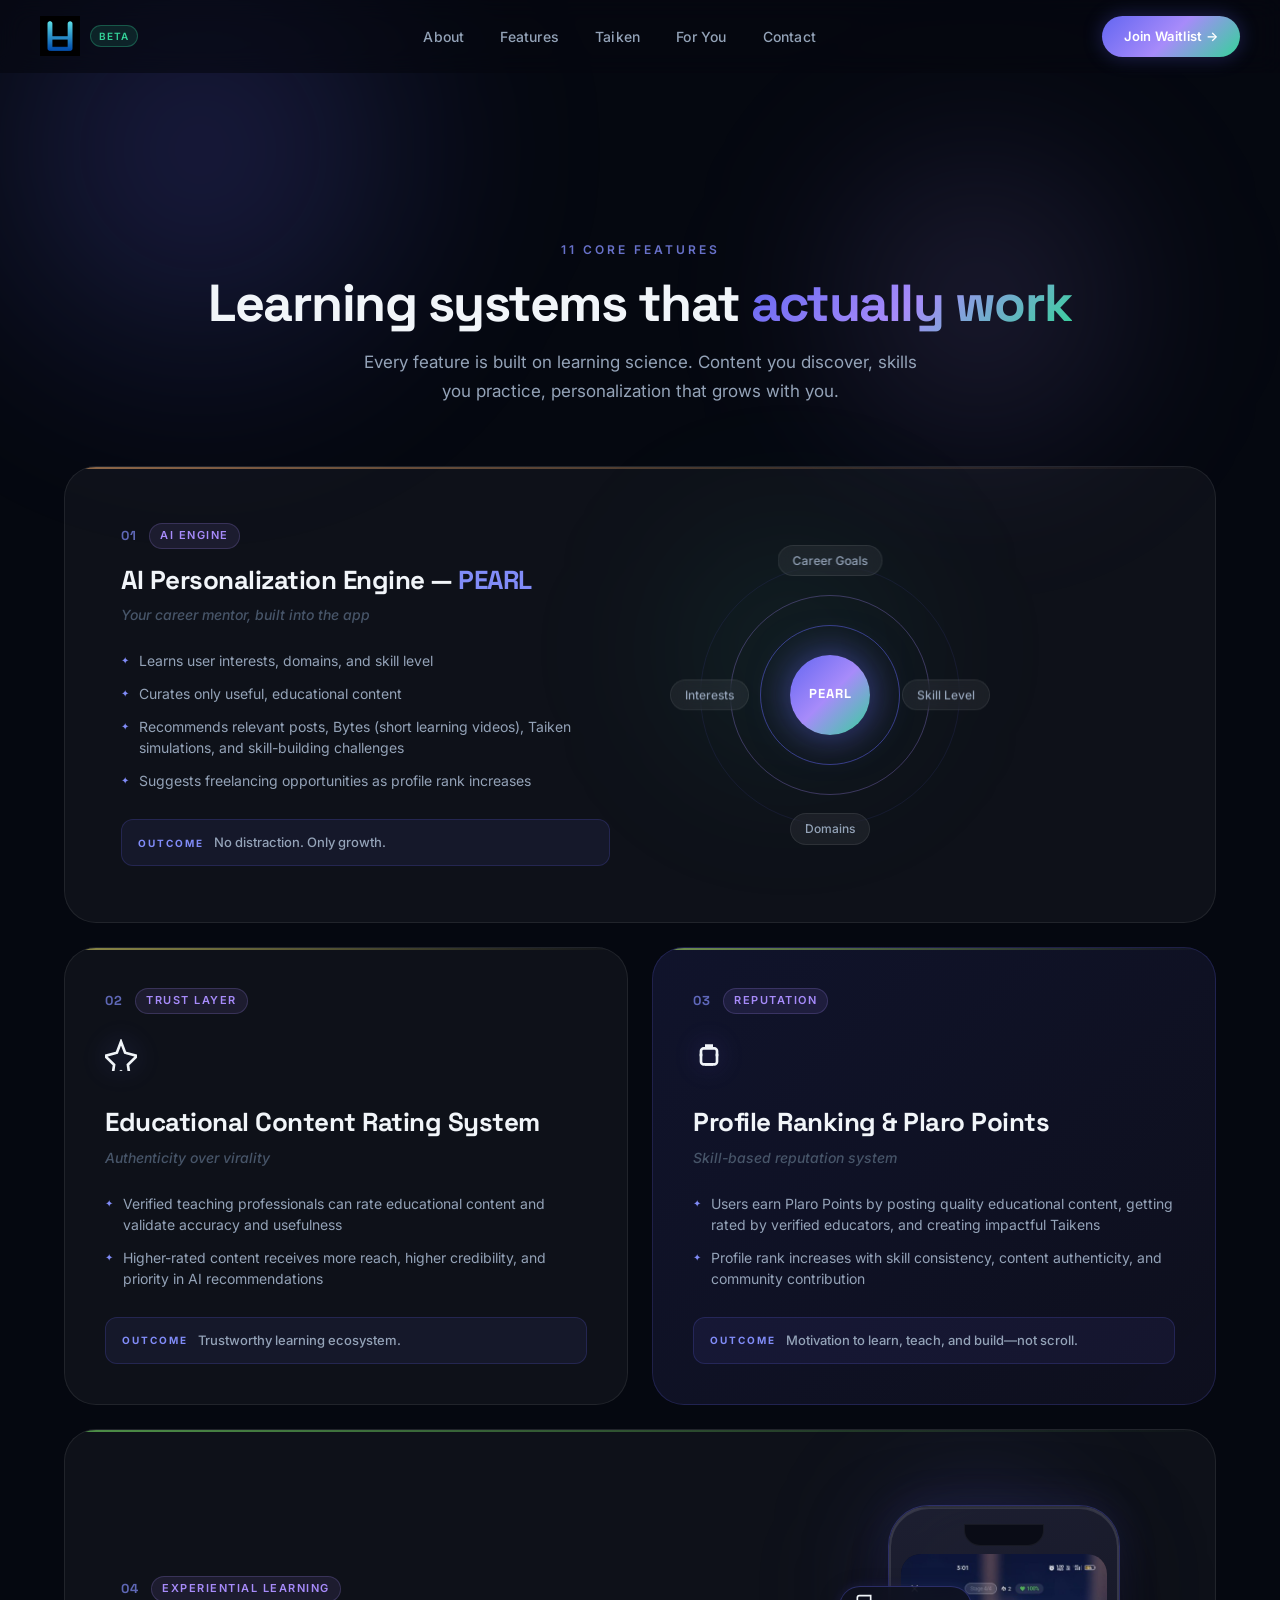
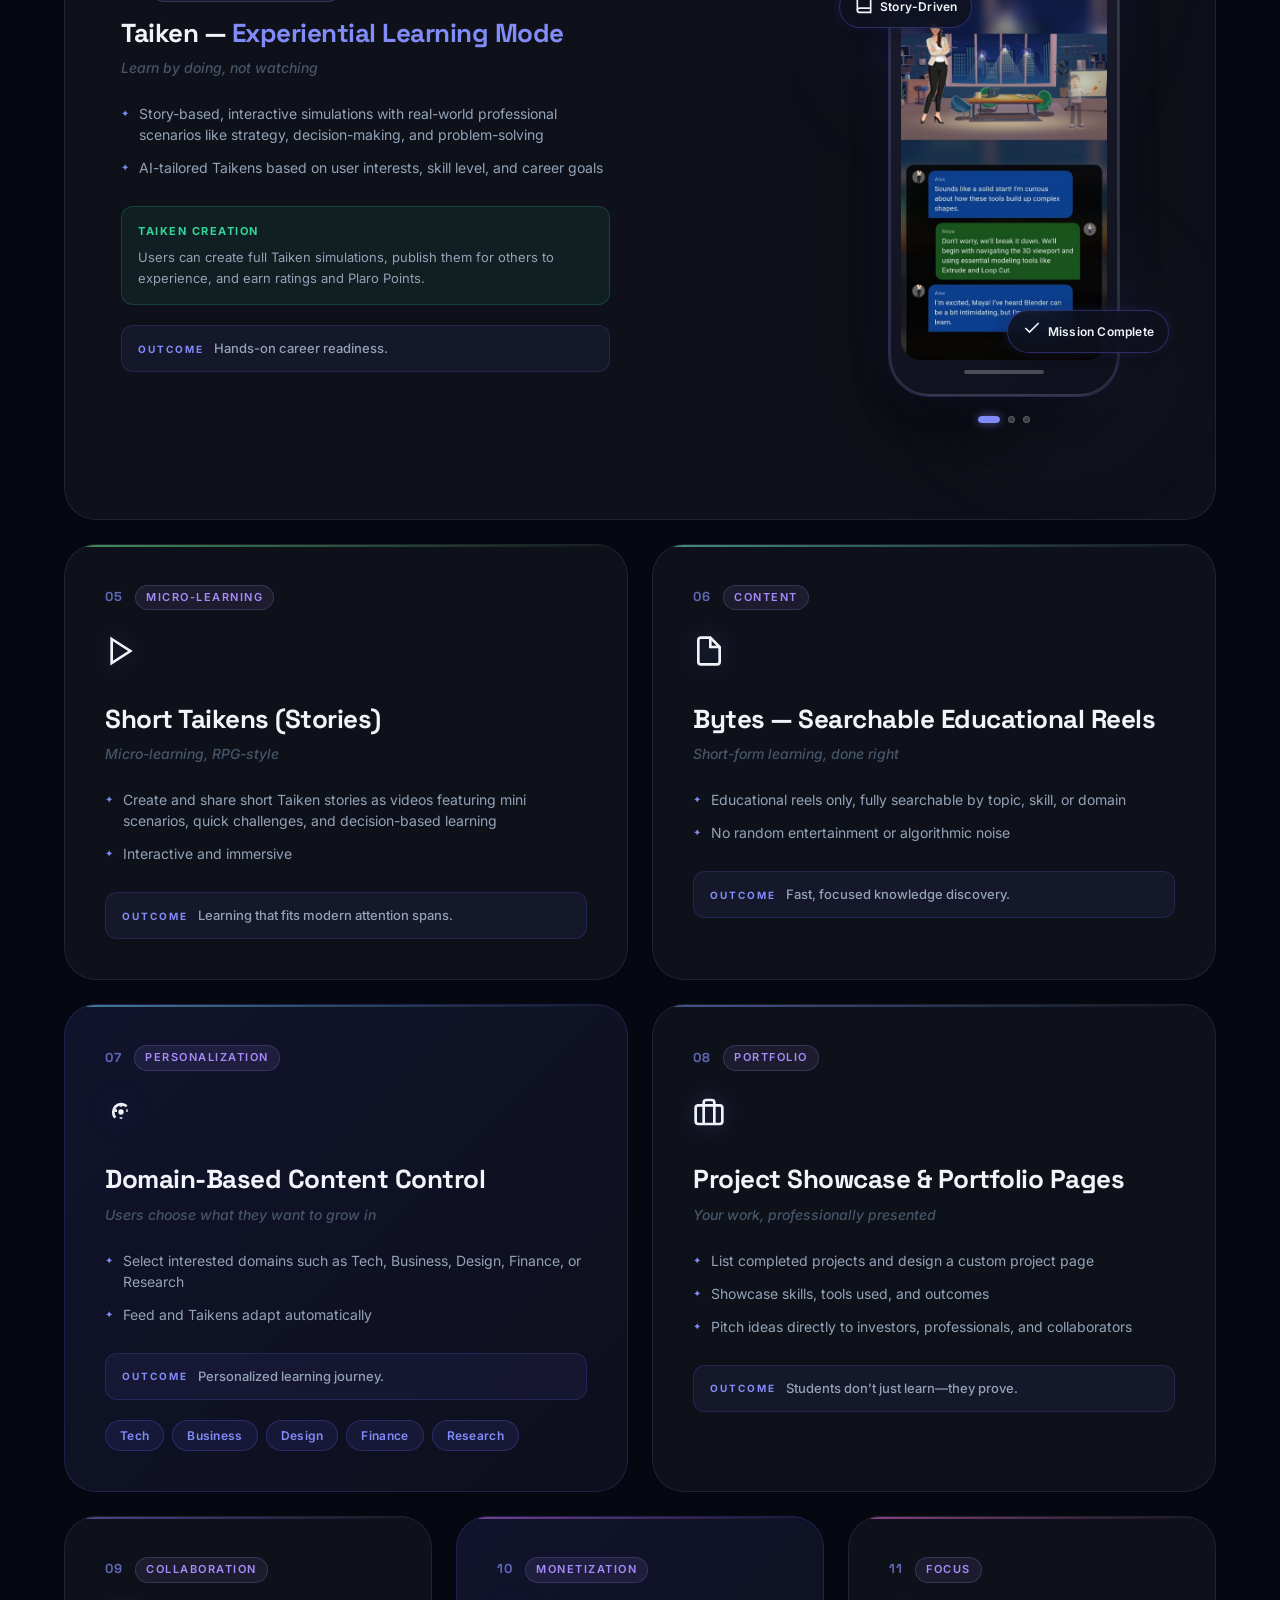
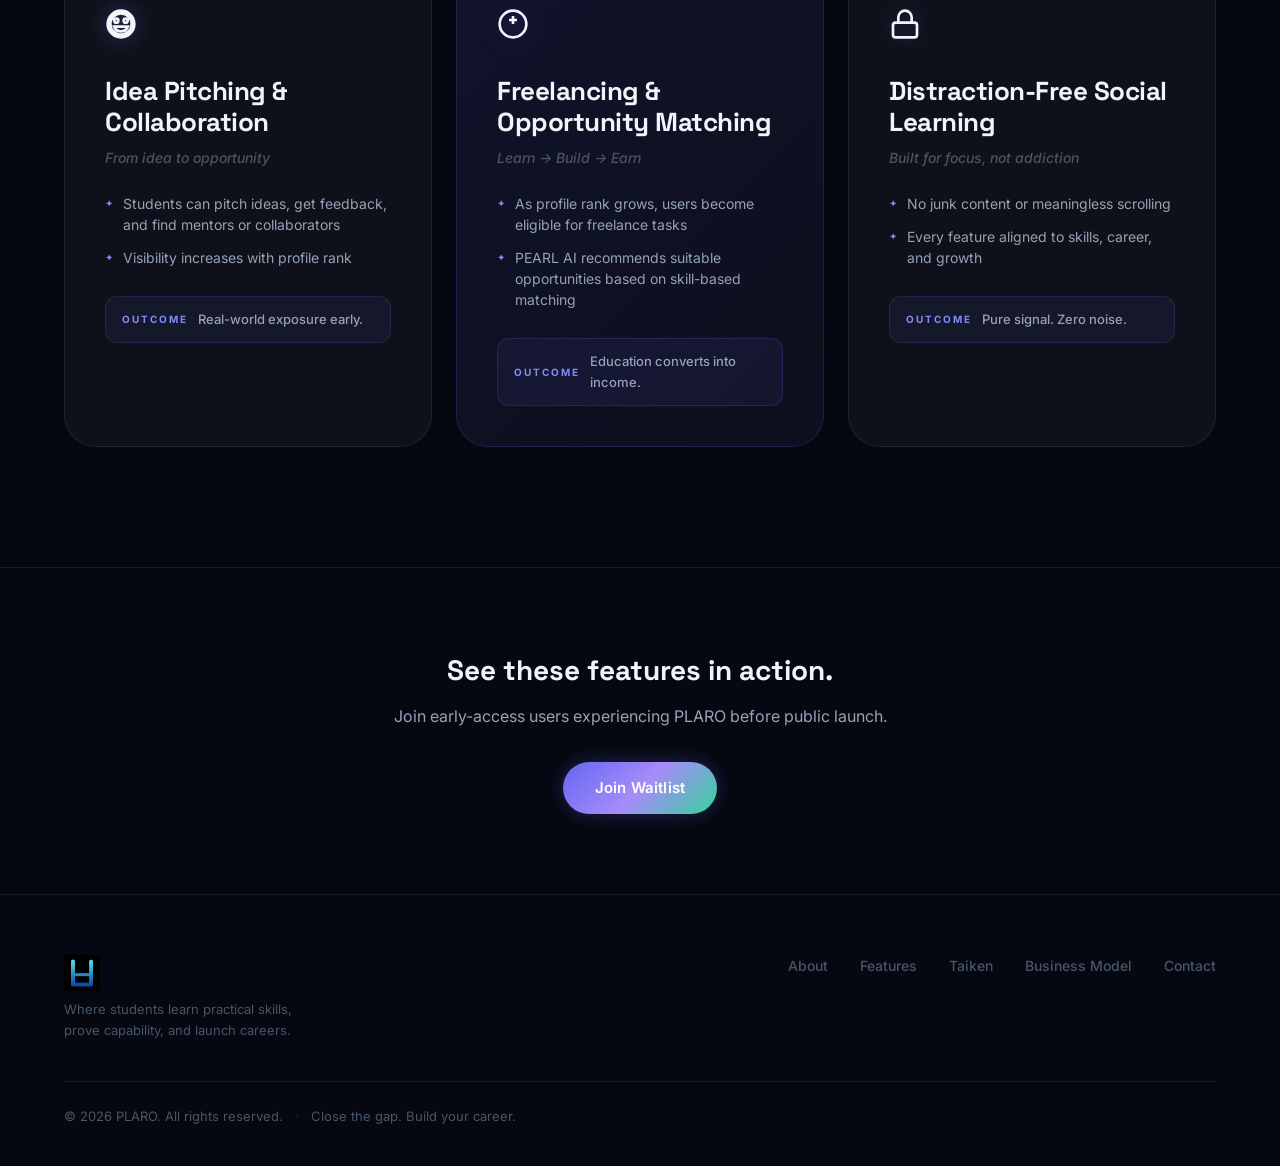
<file: features.html>
<!DOCTYPE html>
<html lang="en">

<head>
  <meta charset="UTF-8" />
  <meta name="viewport" content="width=device-width, initial-scale=1.0" />
  <title>Features | PLARO — Learning-First Social Platform</title>
  <meta name="description"
    content="Explore the 11 core features of PLARO. Bytes (learning feed), Taikens (interactive learning), PEARL AI personalization, and more. Where scrolling makes you smarter." />

  <!-- Open Graph / Facebook -->
  <meta property="og:type" content="website" />
  <meta property="og:url" content="https://plaro.com/features" />
  <meta property="og:title" content="Features | PLARO — Learning-First Social Platform" />
  <meta property="og:description" content="Discover how Bytes, Taikens, and AI-powered personalization create an engaging learning experience where content turns into skills." />
  <meta property="og:image" content="https://plaro.com/og-image-features.jpg" />

  <!-- Twitter -->
  <meta property="twitter:card" content="summary_large_image" />
  <meta property="twitter:url" content="https://plaro.com/features" />
  <meta property="twitter:title" content="Features | PLARO — Learning-First Social Platform" />
  <meta property="twitter:description" content="Bytes, Taikens, PEARL AI, and more. The features that make Plaro the learning platform you'll actually want to use." />
  <meta property="twitter:image" content="https://plaro.com/og-image-features.jpg" />
  <link rel="preconnect" href="https://fonts.googleapis.com" />
  <link rel="preconnect" href="https://fonts.gstatic.com" crossorigin />
  <link
    href="https://fonts.googleapis.com/css2?family=Inter:wght@300;400;500;600;700;800;900&family=Space+Grotesk:wght@400;500;600;700&display=swap"
    rel="stylesheet" />
  <link rel="stylesheet" href="styles.css" />
</head>

<body>

  <!-- NAV -->
  <nav id="navbar" class="navbar">
    <div class="nav-inner">
      <a href="index.html" class="nav-logo" style="text-decoration: none;">
        <img src="logo.png" alt="PLARO" class="logo-img">
        <span class="logo-badge">Beta</span>
      </a>
      <ul class="nav-links">
        <li><a href="about.html">About</a></li>
        <li><a href="features.html">Features</a></li>
        <li><a href="features.html#taiken">Taiken</a></li>
        <li><a href="index.html#for-you">For You</a></li>
        <li><a href="contact.html">Contact</a></li>
      </ul>
      <div class="nav-right">
        <a href="index.html#waitlist" class="nav-cta">Join Waitlist →</a>
        <button class="mobile-toggle" aria-label="Toggle menu">
          <span class="bar"></span>
          <span class="bar"></span>
          <span class="bar"></span>
        </button>
      </div>
    </div>
  </nav>

  <!-- BACKGROUND ORBS -->
  <div class="hero-bg" style="position: fixed; z-index: -1;">
      <div class="orb orb-1"></div>
      <div class="orb orb-2"></div>
      <div class="orb orb-3"></div>
  </div>

  <div style="padding-top: 140px;"></div>

  <!-- FEATURES INTRO -->
  <section class="section-intro reveal" id="features">
    <div class="container">
      <p class="section-eyebrow">11 Core Features</p>
      <h2 class="section-title">Learning systems that <span class="gradient-text">actually work</span></h2>
      <p class="section-desc">Every feature is built on learning science. Content you discover, skills you practice, personalization that grows with you.</p>
    </div>
  </section>

  <!-- FEATURES GRID -->
  <section class="features-section">
    <div class="container">

      <!-- Feature 1 — PEARL -->
      <div class="feature-card feature-hero-card" id="pearl" data-index="01">
        <div class="feature-card-inner">
          <div class="feature-meta">
            <span class="feature-num">01</span>
            <span class="feature-tag">AI Engine</span>
          </div>
          <h3 class="feature-title">AI Personalization Engine — <span class="highlight">PEARL</span></h3>
          <p class="feature-tagline">Your career mentor, built into the app</p>
          <ul class="feature-list">
            <li><span class="check">✦</span> Learns user interests, domains, and skill level</li>
            <li><span class="check">✦</span> Curates only useful, educational content</li>
            <li><span class="check">✦</span> Recommends relevant posts, Bytes (short learning videos), Taiken simulations, and skill-building challenges</li>
            <li><span class="check">✦</span> Suggests freelancing opportunities as profile rank increases</li>
          </ul>
          <div class="feature-outcome">
            <span class="outcome-label">Outcome</span>
            <span class="outcome-text">No distraction. Only growth.</span>
          </div>
        </div>
        <div class="feature-visual pearl-visual">
          <div class="pearl-orb">
            <div class="pearl-ring ring-1"></div>
            <div class="pearl-ring ring-2"></div>
            <div class="pearl-ring ring-3"></div>
            <div class="pearl-core">
              <span>PEARL</span>
            </div>
          </div>
          <div class="pearl-tags">
            <div class="ptag ptag-1">Career Goals</div>
            <div class="ptag ptag-2">Skill Level</div>
            <div class="ptag ptag-3">Domains</div>
            <div class="ptag ptag-4">Interests</div>
          </div>
        </div>
      </div>

      <!-- Feature 2 & 3 -->
      <div class="feature-row-2">
        <div class="feature-card" data-index="02">
          <div class="feature-meta">
            <span class="feature-num">02</span>
            <span class="feature-tag">Trust Layer</span>
          </div>
          <div class="feature-icon-wrap">
            <div class="feature-icon"><svg width="32" height="32" viewBox="0 0 24 24" fill="none" stroke="currentColor" stroke-width="2"><polygon points="12 2 15.09 10.26 24 12.75 17.18 19.36 18.54 28.64 12 24.29 5.46 28.64 6.82 19.36 0 12.75 8.91 10.26 12 2"></polygon></svg></div>
          </div>
          <h3 class="feature-title">Educational Content Rating System</h3>
          <p class="feature-tagline">Authenticity over virality</p>
          <ul class="feature-list">
            <li><span class="check">✦</span> Verified teaching professionals can rate educational content and validate accuracy and usefulness</li>
            <li><span class="check">✦</span> Higher-rated content receives more reach, higher credibility, and priority in AI recommendations</li>
          </ul>
          <div class="feature-outcome">
            <span class="outcome-label">Outcome</span>
            <span class="outcome-text">Trustworthy learning ecosystem.</span>
          </div>
        </div>

        <div class="feature-card feature-accent" data-index="03">
          <div class="feature-meta">
            <span class="feature-num">03</span>
            <span class="feature-tag">Reputation</span>
          </div>
          <div class="feature-icon-wrap">
            <div class="feature-icon"><svg width="32" height="32" viewBox="0 0 24 24" fill="none" stroke="currentColor" stroke-width="2"><path d="M6 9c0-1 1-2 2-2h8c1 0 2 1 2 2v8c0 1-1 2-2 2H8c-1 0-2-1-2-2V9z"></path><path d="M9 5h6M9 19h6M5 12h2M17 12h2"></path></svg></div>
          </div>
          <h3 class="feature-title">Profile Ranking & Plaro Points</h3>
          <p class="feature-tagline">Skill-based reputation system</p>
          <ul class="feature-list">
            <li><span class="check">✦</span> Users earn Plaro Points by posting quality educational content, getting rated by verified educators, and creating impactful Taikens</li>
            <li><span class="check">✦</span> Profile rank increases with skill consistency, content authenticity, and community contribution</li>
          </ul>
          <div class="feature-outcome">
            <span class="outcome-label">Outcome</span>
            <span class="outcome-text">Motivation to learn, teach, and build—not scroll.</span>
          </div>
        </div>
      </div>

      <!-- Feature 4 — Taiken -->
      <div class="feature-card feature-taiken-card" id="taiken" data-index="04">
        <div class="feature-card-inner">
          <div class="feature-meta">
            <span class="feature-num">04</span>
            <span class="feature-tag">Experiential Learning</span>
          </div>
          <h3 class="feature-title">Taiken — <span class="highlight">Experiential Learning Mode</span></h3>
          <p class="feature-tagline">Learn by doing, not watching</p>
          <ul class="feature-list">
            <li><span class="check">✦</span> Story-based, interactive simulations with real-world professional scenarios like strategy, decision-making, and problem-solving</li>
            <li><span class="check">✦</span> AI-tailored Taikens based on user interests, skill level, and career goals</li>
          </ul>
          <div class="taiken-creation-block">
            <div class="tcb-label">Taiken Creation</div>
            <p>Users can create full Taiken simulations, publish them for others to experience, and earn ratings and Plaro Points.</p>
          </div>
          <div class="feature-outcome">
            <span class="outcome-label">Outcome</span>
            <span class="outcome-text">Hands-on career readiness.</span>
          </div>
        </div>
        <!-- TAIKEN PHONE CAROUSEL -->
        <div class="feature-visual taiken-visual">
          <div class="taiken-carousel-wrapper">
            <!-- Glow effects behind the phone -->
            <div class="tc-glow tc-glow-1"></div>
            <div class="tc-glow tc-glow-2"></div>

            <!-- Phone frame -->
            <div class="tc-phone">
              <div class="tc-phone-notch"></div>
              <div class="tc-phone-screen">
                <div class="tc-slides" id="taikenSlides">
                  <div class="tc-slide active">
                    <img src="images/taiken-screen-1.jpg" alt="Taiken dialogue simulation screen" loading="lazy" />
                  </div>
                  <div class="tc-slide">
                    <img src="images/taiken-screen-2.jpg" alt="Taiken quiz and accuracy screen" loading="lazy" />
                  </div>
                  <div class="tc-slide">
                    <img src="images/taiken-screen-3.jpg" alt="Taiken mission complete screen" loading="lazy" />
                  </div>
                </div>
              </div>
              <div class="tc-phone-home-bar"></div>
            </div>

            <!-- Dots -->
            <div class="tc-dots" id="taikenDots">
              <span class="tc-dot active" data-slide="0"></span>
              <span class="tc-dot" data-slide="1"></span>
              <span class="tc-dot" data-slide="2"></span>
            </div>

            <!-- Floating caption badges -->
            <div class="tc-badge tc-badge-left">
              <span class="tc-badge-icon"><svg width="20" height="20" viewBox="0 0 24 24" fill="none" stroke="currentColor" stroke-width="2"><path d="M4 19.5A2.5 2.5 0 0 1 6.5 17H20"></path><path d="M6.5 2H20v20H6.5A2.5 2.5 0 0 1 4 19.5v-15A2.5 2.5 0 0 1 6.5 2z"></path></svg></span>
              <span class="tc-badge-text">Story-Driven</span>
            </div>
            <div class="tc-badge tc-badge-right">
              <span class="tc-badge-icon"><svg width="20" height="20" viewBox="0 0 24 24" fill="none" stroke="currentColor" stroke-width="2"><polyline points="20 6 9 17 4 12"></polyline></svg></span>
              <span class="tc-badge-text">Mission Complete</span>
            </div>
          </div>
        </div>
      </div>

      <!-- Feature 5 & 6 -->
      <div class="feature-row-2">
        <div class="feature-card" data-index="05">
          <div class="feature-meta">
            <span class="feature-num">05</span>
            <span class="feature-tag">Micro-Learning</span>
          </div>
          <div class="feature-icon-wrap">
            <div class="feature-icon"><svg width="32" height="32" viewBox="0 0 24 24" fill="none" stroke="currentColor" stroke-width="2"><polygon points="5 3 19 12 5 21 5 3"></polygon></svg></div>
          </div>
          <h3 class="feature-title">Short Taikens (Stories)</h3>
          <p class="feature-tagline">Micro-learning, RPG-style</p>
          <ul class="feature-list">
            <li><span class="check">✦</span> Create and share short Taiken stories as videos featuring mini scenarios, quick challenges, and decision-based learning</li>
            <li><span class="check">✦</span> Interactive and immersive</li>
          </ul>
          <div class="feature-outcome">
            <span class="outcome-label">Outcome</span>
            <span class="outcome-text">Learning that fits modern attention spans.</span>
          </div>
        </div>

        <div class="feature-card" data-index="06">
          <div class="feature-meta">
            <span class="feature-num">06</span>
            <span class="feature-tag">Content</span>
          </div>
          <div class="feature-icon-wrap">
            <div class="feature-icon"><svg width="32" height="32" viewBox="0 0 24 24" fill="none" stroke="currentColor" stroke-width="2"><path d="M13 2H6a2 2 0 0 0-2 2v16a2 2 0 0 0 2 2h12a2 2 0 0 0 2-2V9z"></path><polyline points="13 2 13 9 20 9"></polyline></svg></div>
          </div>
          <h3 class="feature-title">Bytes — Searchable Educational Reels</h3>
          <p class="feature-tagline">Short-form learning, done right</p>
          <ul class="feature-list">
            <li><span class="check">✦</span> Educational reels only, fully searchable by topic, skill, or domain</li>
            <li><span class="check">✦</span> No random entertainment or algorithmic noise</li>
          </ul>
          <div class="feature-outcome">
            <span class="outcome-label">Outcome</span>
            <span class="outcome-text">Fast, focused knowledge discovery.</span>
          </div>
        </div>
      </div>

      <!-- Feature 7 & 8 -->
      <div class="feature-row-2">
        <div class="feature-card feature-accent" data-index="07">
          <div class="feature-meta">
            <span class="feature-num">07</span>
            <span class="feature-tag">Personalization</span>
          </div>
          <div class="feature-icon-wrap">
            <div class="feature-icon"><svg width="32" height="32" viewBox="0 0 24 24" fill="none" stroke="currentColor" stroke-width="2"><circle cx="12" cy="12" r="1"></circle><path d="M12 8v-1m4 4h1m-8 0H7m5 5v1"></path><path d="M16.24 7.76a6 6 0 0 0-8.48 8.48"></path></svg></div>
          </div>
          <h3 class="feature-title">Domain-Based Content Control</h3>
          <p class="feature-tagline">Users choose what they want to grow in</p>
          <ul class="feature-list">
            <li><span class="check">✦</span> Select interested domains such as Tech, Business, Design, Finance, or Research</li>
            <li><span class="check">✦</span> Feed and Taikens adapt automatically</li>
          </ul>
          <div class="feature-outcome">
            <span class="outcome-label">Outcome</span>
            <span class="outcome-text">Personalized learning journey.</span>
          </div>
          <div class="domain-chips">
            <div class="chip">Tech</div>
            <div class="chip">Business</div>
            <div class="chip">Design</div>
            <div class="chip">Finance</div>
            <div class="chip">Research</div>
          </div>
        </div>

        <div class="feature-card" data-index="08">
          <div class="feature-meta">
            <span class="feature-num">08</span>
            <span class="feature-tag">Portfolio</span>
          </div>
          <div class="feature-icon-wrap">
            <div class="feature-icon"><svg width="32" height="32" viewBox="0 0 24 24" fill="none" stroke="currentColor" stroke-width="2"><rect x="2" y="7" width="20" height="14" rx="2" ry="2"></rect><path d="M16 21V5a2 2 0 0 0-2-2h-4a2 2 0 0 0-2 2v16"></path></svg></div>
          </div>
          <h3 class="feature-title">Project Showcase & Portfolio Pages</h3>
          <p class="feature-tagline">Your work, professionally presented</p>
          <ul class="feature-list">
            <li><span class="check">✦</span> List completed projects and design a custom project page</li>
            <li><span class="check">✦</span> Showcase skills, tools used, and outcomes</li>
            <li><span class="check">✦</span> Pitch ideas directly to investors, professionals, and collaborators</li>
          </ul>
          <div class="feature-outcome">
            <span class="outcome-label">Outcome</span>
            <span class="outcome-text">Students don’t just learn—they prove.</span>
          </div>
        </div>
      </div>

      <!-- Feature 9, 10, 11 -->
      <div class="feature-row-3">
        <div class="feature-card" data-index="09">
          <div class="feature-meta">
            <span class="feature-num">09</span>
            <span class="feature-tag">Collaboration</span>
          </div>
          <div class="feature-icon-wrap">
            <div class="feature-icon"><svg width="32" height="32" viewBox="0 0 24 24" fill="none" stroke="currentColor" stroke-width="2"><path d="M12 2C6.48 2 2 6.48 2 12s4.48 10 10 10 10-4.48 10-10S17.52 2 12 2zm0 18c-4.41 0-8-3.59-8-8s3.59-8 8-8 8 3.59 8 8-3.59 8-8 8zm3.5-9c.83 0 1.5-.67 1.5-1.5S16.33 8 15.5 8 14 8.67 14 9.5s.67 1.5 1.5 1.5zm-7 0c.83 0 1.5-.67 1.5-1.5S9.33 8 8.5 8 7 8.67 7 9.5 7.67 11 8.5 11zm3.5 6.5c2.33 0 4.31-1.46 5.11-3.5H6.89c.8 2.04 2.78 3.5 5.11 3.5z"></path></svg></div>
          </div>
          <h3 class="feature-title">Idea Pitching & Collaboration</h3>
          <p class="feature-tagline">From idea to opportunity</p>
          <ul class="feature-list">
            <li><span class="check">✦</span> Students can pitch ideas, get feedback, and find mentors or collaborators</li>
            <li><span class="check">✦</span> Visibility increases with profile rank</li>
          </ul>
          <div class="feature-outcome">
            <span class="outcome-label">Outcome</span>
            <span class="outcome-text">Real-world exposure early.</span>
          </div>
        </div>

        <div class="feature-card feature-accent feature-earn-card" data-index="10">
          <div class="feature-meta">
            <span class="feature-num">10</span>
            <span class="feature-tag">Monetization</span>
          </div>
          <div class="feature-icon-wrap">
            <div class="feature-icon"><svg width="32" height="32" viewBox="0 0 24 24" fill="none" stroke="currentColor" stroke-width="2"><circle cx="12" cy="12" r="10"></circle><path d="M12 6v6m3-3H9"></path></svg></div>
          </div>
          <h3 class="feature-title">Freelancing & Opportunity Matching</h3>
          <p class="feature-tagline">Learn → Build → Earn</p>
          <ul class="feature-list">
            <li><span class="check">✦</span> As profile rank grows, users become eligible for freelance tasks</li>
            <li><span class="check">✦</span> PEARL AI recommends suitable opportunities based on skill-based matching</li>
          </ul>
          <div class="feature-outcome">
            <span class="outcome-label">Outcome</span>
            <span class="outcome-text">Education converts into income.</span>
          </div>
        </div>

        <div class="feature-card" data-index="11">
          <div class="feature-meta">
            <span class="feature-num">11</span>
            <span class="feature-tag">Focus</span>
          </div>
          <div class="feature-icon-wrap">
            <div class="feature-icon"><svg width="32" height="32" viewBox="0 0 24 24" fill="none" stroke="currentColor" stroke-width="2"><rect x="3" y="11" width="18" height="11" rx="2" ry="2"></rect><path d="M7 11V7a5 5 0 0 1 10 0v4"></path></svg></div>
          </div>
          <h3 class="feature-title">Distraction-Free Social Learning</h3>
          <p class="feature-tagline">Built for focus, not addiction</p>
          <ul class="feature-list">
            <li><span class="check">✦</span> No junk content or meaningless scrolling</li>
            <li><span class="check">✦</span> Every feature aligned to skills, career, and growth</li>
          </ul>
          <div class="feature-outcome">
            <span class="outcome-label">Outcome</span>
            <span class="outcome-text">Pure signal. Zero noise.</span>
          </div>
        </div>
      </div>

    </div>
  </section>

  <!-- CTA STRIP -->
  <section class="about-cta-strip reveal" style="border-top: 1px solid var(--border); padding: 80px 0; text-align: center;">
      <div class="container reveal-scale">
          <h3 style="font-family: 'Space Grotesk', sans-serif; font-size: 28px; font-weight: 700; margin-bottom: 12px;">See these features in action.</h3>
          <p style="color: var(--text-secondary); font-size: 16px; margin-bottom: 32px;">Join early-access users experiencing PLARO before public launch.</p>
          <div class="cta-button-row" style="display: flex; gap: 16px; justify-content: center; flex-wrap: wrap;">
              <a href="index.html#waitlist" class="btn btn-primary">Join Waitlist</a>
          </div>
      </div>
  </section>

  <!-- FOOTER -->
  <footer class="footer">
    <div class="container">
      <div class="footer-top">
        <div class="footer-brand">
          <img src="logo.png" alt="PLARO" class="logo-img logo-img-footer">
          <p>Where students learn practical skills,<br />prove capability, and launch careers.</p>
        </div>
        <div class="footer-links">
          <a href="about.html">About</a>
          <a href="features.html">Features</a>
          <a href="features.html#taiken">Taiken</a>
          <a href="about.html#model">Business Model</a>

          <a href="contact.html">Contact</a>
        </div>
      </div>
      <div class="footer-bottom">
        <span>© 2026 PLARO. All rights reserved.</span>
        <span class="footer-dot">·</span>
        <span>Close the gap. Build your career.</span>
      </div>
    </div>
  </footer>

  <script src="main.js"></script>
  <script>
    // ---- Taiken Phone Carousel ----
    (function () {
      const slides = document.querySelectorAll('#taikenSlides .tc-slide');
      const dots   = document.querySelectorAll('#taikenDots .tc-dot');
      let current  = 0;
      let timer;

      function goTo(index) {
        slides[current].classList.remove('active');
        dots[current].classList.remove('active');
        current = (index + slides.length) % slides.length;
        slides[current].classList.add('active');
        dots[current].classList.add('active');
      }

      function startAuto() {
        timer = setInterval(() => goTo(current + 1), 3200);
      }

      dots.forEach(dot => {
        dot.addEventListener('click', () => {
          clearInterval(timer);
          goTo(parseInt(dot.dataset.slide, 10));
          startAuto();
        });
      });

      startAuto();
    })();
  </script>
</body>
</html>
</file>
<file: styles.css>
/* =============================================
   PLARO — Premium Investor Features Page
   Dark Glassmorphism + Dynamic Design
   ============================================= */

:root {
  --bg-dark: #050810;
  --bg-card: rgba(255, 255, 255, 0.04);
  --bg-card-hover: rgba(255, 255, 255, 0.07);
  --border: rgba(255, 255, 255, 0.08);
  --border-glow: rgba(99, 102, 241, 0.4);

  --primary: #6366f1;
  --primary-light: #818cf8;
  --primary-dark: #4f46e5;
  --accent: #a78bfa;
  --accent-2: #34d399;
  --accent-3: #fb923c;
  --gold: #f59e0b;

  --text-primary: #f1f5f9;
  --text-secondary: #94a3b8;
  --text-muted: #475569;

  --gradient-main: linear-gradient(135deg, #6366f1, #a78bfa, #34d399);
  --gradient-card: linear-gradient(135deg, rgba(99, 102, 241, 0.15), rgba(167, 139, 250, 0.05));

  --radius: 20px;
  --radius-sm: 12px;
  --radius-lg: 32px;

  --shadow-card: 0 4px 40px rgba(0, 0, 0, 0.5);
  --shadow-glow: 0 0 60px rgba(99, 102, 241, 0.2);
  --shadow-glow-sm: 0 0 20px rgba(99, 102, 241, 0.3);
  --transition: all 0.3s cubic-bezier(0.4, 0, 0.2, 1);
}

*,
*::before,
*::after {
  box-sizing: border-box;
  margin: 0;
  padding: 0;
}

html {
  scroll-behavior: smooth;
  overflow-x: hidden;
}

body {
  font-family: 'Inter', sans-serif;
  background-color: var(--bg-dark);
  color: var(--text-primary);
  line-height: 1.6;
  overflow-x: hidden;
  -webkit-font-smoothing: antialiased;
  max-width: 100vw;
}

/* =================== UTILITIES =================== */

.container {
  max-width: 1200px;
  margin: 0 auto;
  padding: 0 24px;
}

.gradient-text {
  background: var(--gradient-main);
  -webkit-background-clip: text;
  -webkit-text-fill-color: transparent;
  background-clip: text;
}

.highlight {
  color: var(--primary-light);
}

/* =================== NAVBAR =================== */

.navbar {
  position: fixed;
  top: 0;
  left: 0;
  right: 0;
  z-index: 1000;
  padding: 16px 40px;
  transition: var(--transition);
  background: rgba(5, 8, 16, 0.6);
  backdrop-filter: blur(12px);
  -webkit-backdrop-filter: blur(12px);
}

.navbar.scrolled {
  background: rgba(5, 8, 16, 0.92);
  backdrop-filter: blur(20px);
  -webkit-backdrop-filter: blur(20px);
  border-bottom: 1px solid var(--border);
  padding: 12px 40px;
}

.nav-inner {
  max-width: 1200px;
  margin: 0 auto;
  display: flex;
  align-items: center;
  justify-content: space-between;
}

.nav-logo {
  display: flex;
  align-items: center;
  gap: 10px;
}

.logo-img {
  height: 40px;
  width: auto;
  display: block;
  object-fit: contain;
}

.logo-badge {
  font-size: 10px;
  font-weight: 600;
  letter-spacing: 1px;
  color: var(--accent-2);
  background: rgba(52, 211, 153, 0.12);
  border: 1px solid rgba(52, 211, 153, 0.3);
  padding: 2px 8px;
  border-radius: 20px;
  text-transform: uppercase;
}

.nav-links {
  display: flex;
  align-items: center;
  gap: 36px;
  list-style: none;
}

.nav-links a {
  color: var(--text-secondary);
  text-decoration: none;
  font-size: 14px;
  font-weight: 500;
  transition: var(--transition);
  letter-spacing: 0.2px;
}

.nav-links a:hover {
  color: var(--text-primary);
}

.nav-cta {
  background: var(--gradient-main);
  color: #fff !important;
  padding: 10px 22px;
  border-radius: 40px;
  font-size: 13px;
  font-weight: 600;
  text-decoration: none;
  letter-spacing: 0.3px;
  transition: var(--transition);
  box-shadow: var(--shadow-glow-sm);
}

.nav-cta:hover {
  transform: translateY(-2px);
  box-shadow: 0 0 40px rgba(99, 102, 241, 0.8);
}

.nav-right {
  display: flex;
  align-items: center;
  gap: 16px;
}

.mobile-toggle {
  display: none;
  flex-direction: column;
  justify-content: center;
  gap: 5px;
  background: transparent;
  border: none;
  cursor: pointer;
  z-index: 1000;
  width: 28px;
  height: 28px;
  padding: 0;
}

.mobile-toggle .bar {
  width: 100%;
  height: 2px;
  background: var(--text-primary);
  border-radius: 2px;
  transition: transform 0.3s ease, opacity 0.3s ease;
}

/* =================== ORBS =================== */

.orb {
  position: absolute;
  border-radius: 50%;
  filter: blur(80px);
  pointer-events: none;
}

.orb-1 {
  width: 600px;
  height: 600px;
  background: radial-gradient(circle, rgba(99, 102, 241, 0.25), transparent 70%);
  top: -150px;
  left: -100px;
  animation: orbFloat1 12s ease-in-out infinite;
}

.orb-2 {
  width: 400px;
  height: 400px;
  background: radial-gradient(circle, rgba(167, 139, 250, 0.2), transparent 70%);
  top: 100px;
  right: 100px;
  animation: orbFloat2 15s ease-in-out infinite;
}

.orb-3 {
  width: 300px;
  height: 300px;
  background: radial-gradient(circle, rgba(52, 211, 153, 0.15), transparent 70%);
  bottom: 100px;
  left: 50%;
  animation: orbFloat3 10s ease-in-out infinite;
}

@keyframes orbFloat1 {

  0%,
  100% {
    transform: translate(0, 0) scale(1);
  }

  50% {
    transform: translate(30px, 40px) scale(1.05);
  }
}

@keyframes orbFloat2 {

  0%,
  100% {
    transform: translate(0, 0);
  }

  50% {
    transform: translate(-40px, 30px);
  }
}

@keyframes orbFloat3 {

  0%,
  100% {
    transform: translateX(-50%) translateY(0);
  }

  50% {
    transform: translateX(-50%) translateY(-30px);
  }
}

/* =================== HERO =================== */

.hero {
  position: relative;
  min-height: 100vh;
  display: flex;
  align-items: center;
  justify-content: center;
  overflow: hidden;
  padding: 140px 24px 80px;
  max-width: 100vw;
}

.hero-bg {
  position: absolute;
  inset: 0;
  z-index: 0;
}

.grid-overlay {
  position: absolute;
  inset: 0;
  background-image:
    linear-gradient(rgba(99, 102, 241, 0.06) 1px, transparent 1px),
    linear-gradient(90deg, rgba(99, 102, 241, 0.06) 1px, transparent 1px);
  background-size: 60px 60px;
  mask-image: radial-gradient(ellipse 80% 80% at 50% 50%, black, transparent);
}

.hero-content {
  position: relative;
  z-index: 1;
  text-align: center;
  max-width: 800px;
}

.hero-badge {
  display: inline-flex;
  align-items: center;
  gap: 10px;
  background: rgba(99, 102, 241, 0.1);
  border: 1px solid rgba(99, 102, 241, 0.3);
  border-radius: 40px;
  padding: 8px 20px;
  font-size: 13px;
  font-weight: 500;
  color: var(--primary-light);
  letter-spacing: 0.5px;
  margin-bottom: 32px;
  animation: fadeInDown 0.8s ease both;
}

.pulse-dot {
  width: 8px;
  height: 8px;
  background: var(--accent-2);
  border-radius: 50%;
  box-shadow: 0 0 0 0 rgba(52, 211, 153, 0.4);
  animation: pulseDot 2s ease-in-out infinite;
}

@keyframes pulseDot {
  0% {
    box-shadow: 0 0 0 0 rgba(52, 211, 153, 0.4);
  }

  70% {
    box-shadow: 0 0 0 8px rgba(52, 211, 153, 0);
  }

  100% {
    box-shadow: 0 0 0 0 rgba(52, 211, 153, 0);
  }
}

.hero-title {
  font-family: 'Space Grotesk', sans-serif;
  font-size: clamp(42px, 7vw, 80px);
  font-weight: 800;
  line-height: 1.05;
  letter-spacing: -2px;
  margin-bottom: 24px;
  animation: fadeInUp 0.8s ease 0.1s both;
}

.hero-subtitle {
  font-size: clamp(16px, 2vw, 19px);
  color: var(--text-secondary);
  line-height: 1.7;
  max-width: 560px;
  margin: 0 auto 40px;
  animation: fadeInUp 0.8s ease 0.2s both;
}

.hero-actions {
  display: flex;
  align-items: center;
  justify-content: center;
  gap: 16px;
  margin-bottom: 64px;
  animation: fadeInUp 0.8s ease 0.3s both;
}

.btn {
  padding: 14px 32px;
  border-radius: 50px;
  font-size: 15px;
  font-weight: 600;
  text-decoration: none;
  transition: var(--transition);
  letter-spacing: 0.2px;
}

.btn-primary {
  background: var(--gradient-main);
  color: #fff;
  box-shadow: var(--shadow-glow-sm);
}

.btn-primary:hover {
  transform: translateY(-4px) scale(1.02);
  box-shadow: 0 10px 40px rgba(99, 102, 241, 0.6), inset 0 0 20px rgba(167, 139, 250, 0.4);
}

.btn-ghost {
  color: var(--text-secondary);
  border: 1px solid var(--border);
  background: rgba(255, 255, 255, 0.03);
  backdrop-filter: blur(10px);
}

.btn-ghost:hover {
  color: var(--text-primary);
  border-color: rgba(255, 255, 255, 0.15);
  background: rgba(255, 255, 255, 0.07);
  transform: translateY(-2px);
}

.hero-stats {
  display: flex;
  align-items: center;
  justify-content: center;
  gap: 40px;
  animation: fadeInUp 0.8s ease 0.4s both;
}

.stat {
  display: flex;
  flex-direction: column;
  align-items: center;
  gap: 4px;
}

.stat-num {
  font-family: 'Space Grotesk', sans-serif;
  font-size: 32px;
  font-weight: 700;
  background: var(--gradient-main);
  -webkit-background-clip: text;
  -webkit-text-fill-color: transparent;
  background-clip: text;
}

.stat-label {
  font-size: 12px;
  font-weight: 500;
  color: var(--text-muted);
  letter-spacing: 0.5px;
  text-transform: uppercase;
}

.stat-divider {
  width: 1px;
  height: 40px;
  background: var(--border);
}

.hero-scroll-hint {
  position: absolute;
  bottom: 40px;
  left: 50%;
  transform: translateX(-50%);
  display: flex;
  flex-direction: column;
  align-items: center;
  gap: 12px;
  color: var(--text-muted);
  font-size: 11px;
  letter-spacing: 2px;
  text-transform: uppercase;
  animation: fadeIn 1.5s ease 1s both;
}

.scroll-line {
  width: 1px;
  height: 40px;
  background: linear-gradient(to bottom, var(--primary), transparent);
  animation: scrollPulse 2s ease-in-out infinite;
}

@keyframes scrollPulse {

  0%,
  100% {
    opacity: 0.4;
    transform: scaleY(1);
  }

  50% {
    opacity: 1;
    transform: scaleY(1.1);
  }
}

/* =================== SECTION INTRO =================== */

.section-intro {
  padding: 100px 0 60px;
  text-align: center;
}

.section-eyebrow {
  font-size: 12px;
  font-weight: 600;
  letter-spacing: 3px;
  text-transform: uppercase;
  color: var(--primary-light);
  margin-bottom: 16px;
  opacity: 0.8;
}

.section-title {
  font-family: 'Space Grotesk', sans-serif;
  font-size: clamp(32px, 5vw, 52px);
  font-weight: 800;
  letter-spacing: -1.5px;
  line-height: 1.1;
  margin-bottom: 16px;
}

.section-desc {
  color: var(--text-secondary);
  font-size: 17px;
  max-width: 560px;
  margin: 0 auto;
  line-height: 1.7;
}

/* =================== FEATURES SECTION =================== */

.features-section {
  padding: 0 0 120px;
}

/* FEATURE CARD BASE */
.feature-card {
  background: var(--bg-card);
  border: 1px solid var(--border);
  border-radius: var(--radius-lg);
  padding: 40px;
  transition: var(--transition);
  position: relative;
  overflow: hidden;
  opacity: 0;
  transform: translateY(30px);
}

.feature-card.visible {
  opacity: 1;
  transform: translateY(0);
}

.feature-card::before {
  content: '';
  position: absolute;
  inset: 0;
  border-radius: inherit;
  background: var(--gradient-card);
  opacity: 0;
  transition: var(--transition);
}

.feature-card:hover {
  border-color: var(--border-glow);
  box-shadow: var(--shadow-glow);
  background: var(--bg-card-hover);
  transform: translateY(-4px);
}

.feature-card:hover::before {
  opacity: 1;
}

.feature-card * {
  position: relative;
  z-index: 1;
}

.feature-accent {
  background: linear-gradient(135deg, rgba(99, 102, 241, 0.12), rgba(167, 139, 250, 0.06));
  border-color: rgba(99, 102, 241, 0.2);
}

/* HERO FEATURE CARD (PEARL) */
.feature-hero-card {
  display: grid;
  grid-template-columns: 1fr 1fr;
  gap: 60px;
  align-items: center;
  margin-bottom: 24px;
  padding: 56px 56px;
}

.feature-card-inner {
  display: flex;
  flex-direction: column;
}

/* TAIKEN HERO CARD */
.feature-taiken-card {
  display: grid;
  grid-template-columns: 1fr 1fr;
  gap: 60px;
  align-items: center;
  margin-bottom: 24px;
  margin-top: 24px;
  padding: 56px 56px;
}

/* 2-COL ROW */
.feature-row-2 {
  display: grid;
  grid-template-columns: 1fr 1fr;
  gap: 24px;
  margin-bottom: 24px;
}

/* 3-COL ROW */
.feature-row-3 {
  display: grid;
  grid-template-columns: repeat(3, 1fr);
  gap: 24px;
}

/* 4-COL ROW */
.feature-row-4 {
  display: grid;
  grid-template-columns: repeat(4, 1fr);
  gap: 24px;
}

/* CONTACT GRID */
.contact-grid {
  display: grid;
  grid-template-columns: 1fr 1fr;
  gap: 40px;
  align-items: stretch;
}

.contact-card {
  background: var(--bg-card);
  border: 1px solid var(--border);
  border-radius: var(--radius-lg);
  padding: 48px;
  position: relative;
  overflow: hidden;
  display: flex;
  flex-direction: column;
}

.contact-card::before {
  content: '';
  position: absolute;
  inset: 0;
  border-radius: inherit;
  background: var(--gradient-card);
  opacity: 0.5;
  transition: var(--transition);
  z-index: 0;
}

.contact-card:hover {
  transform: translateY(-4px);
  box-shadow: var(--shadow-glow);
  border-color: var(--border-glow);
}

.contact-card * {
  position: relative;
  z-index: 1;
}

.contact-card-info {
  background: linear-gradient(135deg, rgba(99, 102, 241, 0.08), rgba(167, 139, 250, 0.04));
  border-color: rgba(99, 102, 241, 0.2);
}

.form-group {
  margin-bottom: 24px;
}

.form-label {
  display: block;
  font-size: 14px;
  font-weight: 500;
  color: var(--text-secondary);
  margin-bottom: 8px;
}

.form-input,
.form-textarea {
  width: 100%;
  background: rgba(0, 0, 0, 0.2);
  border: 1px solid var(--border);
  border-radius: var(--radius-sm);
  padding: 14px 16px;
  color: var(--text-primary);
  font-family: inherit;
  font-size: 15px;
  transition: var(--transition);
}

.form-textarea {
  min-height: 140px;
  resize: vertical;
}

.form-input:focus,
.form-textarea:focus {
  outline: none;
  border-color: var(--primary);
  box-shadow: 0 0 0 3px rgba(99, 102, 241, 0.1);
  background: rgba(0, 0, 0, 0.4);
}

.form-input::placeholder,
.form-textarea::placeholder {
  color: var(--text-muted);
}

.btn-block {
  display: block;
  width: 100%;
  text-align: center;
  cursor: pointer;
  border: none;
}

.contact-info-list {
  list-style: none;
  margin-bottom: 40px;
  flex-grow: 1;
}

.contact-info-item {
  display: flex;
  align-items: flex-start;
  gap: 16px;
  margin-bottom: 32px;
}

.contact-info-icon {
  font-size: 24px;
  color: var(--primary-light);
  line-height: 1;
  margin-top: 2px;
}

.contact-info-text h4 {
  font-size: 16px;
  font-weight: 600;
  color: var(--text-primary);
  margin-bottom: 6px;
}

.contact-info-text p {
  font-size: 15px;
  color: var(--text-secondary);
  line-height: 1.6;
}

.social-links {
  display: flex;
  align-items: center;
  gap: 16px;
  padding-top: 32px;
  border-top: 1px solid var(--border);
}

.social-links span {
  font-size: 14px;
  font-weight: 600;
  color: var(--text-primary);
  margin-right: 8px;
}

.social-icon {
  width: 40px;
  height: 40px;
  border-radius: 50%;
  background: rgba(255, 255, 255, 0.05);
  border: 1px solid var(--border);
  display: flex;
  align-items: center;
  justify-content: center;
  color: var(--text-primary);
  text-decoration: none;
  transition: var(--transition);
  font-size: 18px;
}

.social-icon:hover {
  background: var(--primary);
  border-color: var(--primary);
  transform: translateY(-3px);
  box-shadow: 0 5px 15px rgba(99, 102, 241, 0.4);
}

/* META */
.feature-meta {
  display: flex;
  align-items: center;
  gap: 12px;
  margin-bottom: 16px;
}

.feature-num {
  font-family: 'Space Grotesk', sans-serif;
  font-size: 13px;
  font-weight: 700;
  color: var(--primary-light);
  letter-spacing: 1px;
  opacity: 0.7;
}

.feature-tag {
  font-size: 11px;
  font-weight: 600;
  letter-spacing: 1.5px;
  text-transform: uppercase;
  color: var(--accent);
  background: rgba(167, 139, 250, 0.1);
  border: 1px solid rgba(167, 139, 250, 0.2);
  padding: 3px 10px;
  border-radius: 20px;
}

.feature-title {
  font-family: 'Space Grotesk', sans-serif;
  font-size: clamp(20px, 2.5vw, 26px);
  font-weight: 700;
  line-height: 1.2;
  letter-spacing: -0.5px;
  margin-bottom: 8px;
  color: var(--text-primary);
}

.feature-tagline {
  font-size: 14px;
  color: var(--text-muted);
  font-weight: 500;
  margin-bottom: 24px;
  font-style: italic;
}

.feature-icon-wrap {
  margin-bottom: 20px;
}

.feature-icon {
  font-size: 36px;
  display: inline-block;
  filter: drop-shadow(0 0 12px rgba(99, 102, 241, 0.4));
  animation: iconFloat 4s ease-in-out infinite;
}

@keyframes iconFloat {

  0%,
  100% {
    transform: translateY(0);
  }

  50% {
    transform: translateY(-5px);
  }
}

/* LIST */
.feature-list {
  list-style: none;
  display: flex;
  flex-direction: column;
  gap: 12px;
  margin-bottom: 28px;
}

.feature-list li {
  display: flex;
  align-items: flex-start;
  gap: 10px;
  font-size: 14px;
  color: var(--text-secondary);
  line-height: 1.5;
}

.check {
  color: var(--primary-light);
  font-size: 10px;
  margin-top: 3px;
  flex-shrink: 0;
}

/* OUTCOME */
.feature-outcome {
  display: flex;
  align-items: center;
  gap: 10px;
  background: rgba(99, 102, 241, 0.08);
  border: 1px solid rgba(99, 102, 241, 0.2);
  border-radius: var(--radius-sm);
  padding: 12px 16px;
  margin-top: auto;
}

.outcome-label {
  font-size: 10px;
  font-weight: 700;
  letter-spacing: 2px;
  text-transform: uppercase;
  color: var(--primary-light);
  flex-shrink: 0;
}

.outcome-text {
  font-size: 13px;
  font-weight: 500;
  color: var(--text-secondary);
}

/* =================== PEARL VISUAL =================== */

.feature-visual {
  display: flex;
  align-items: center;
  justify-content: center;
}

.pearl-visual {
  position: relative;
  width: 320px;
  height: 320px;
}

.pearl-orb {
  position: absolute;
  top: 50%;
  left: 50%;
  transform: translate(-50%, -50%);
}

.pearl-ring {
  position: absolute;
  top: 50%;
  left: 50%;
  border-radius: 50%;
  border: 1px solid rgba(99, 102, 241, 0.3);
  transform: translate(-50%, -50%);
}

.ring-1 {
  width: 140px;
  height: 140px;
  border-color: rgba(99, 102, 241, 0.5);
  animation: ringPulse 3s ease-in-out infinite;
}

.ring-2 {
  width: 200px;
  height: 200px;
  border-color: rgba(167, 139, 250, 0.3);
  animation: ringPulse 3s ease-in-out 0.5s infinite;
}

.ring-3 {
  width: 260px;
  height: 260px;
  border-color: rgba(99, 102, 241, 0.1);
  animation: ringPulse 3s ease-in-out 1s infinite;
}

@keyframes ringPulse {

  0%,
  100% {
    transform: translate(-50%, -50%) scale(1);
    opacity: 0.6;
  }

  50% {
    transform: translate(-50%, -50%) scale(1.04);
    opacity: 1;
  }
}

.pearl-core {
  width: 80px;
  height: 80px;
  background: var(--gradient-main);
  border-radius: 50%;
  display: flex;
  align-items: center;
  justify-content: center;
  position: absolute;
  top: 50%;
  left: 50%;
  transform: translate(-50%, -50%);
  box-shadow: 0 0 40px rgba(99, 102, 241, 0.6);
  animation: coreGlow 3s ease-in-out infinite;
}

.pearl-core span {
  font-family: 'Space Grotesk', sans-serif;
  font-size: 13px;
  font-weight: 800;
  color: #fff;
  letter-spacing: 1px;
}

@keyframes coreGlow {

  0%,
  100% {
    box-shadow: 0 0 40px rgba(99, 102, 241, 0.6);
  }

  50% {
    box-shadow: 0 0 70px rgba(99, 102, 241, 0.9);
  }
}

.pearl-tags {
  position: absolute;
  inset: 0;
  pointer-events: none;
}

.ptag {
  position: absolute;
  background: rgba(255, 255, 255, 0.06);
  border: 1px solid var(--border);
  border-radius: 40px;
  padding: 5px 14px;
  font-size: 12px;
  font-weight: 500;
  color: var(--text-secondary);
  backdrop-filter: blur(10px);
  white-space: nowrap;
}

.ptag-1 {
  top: 10px;
  left: 50%;
  transform: translateX(-50%);
  animation: tagFloat 5s ease-in-out infinite;
}

.ptag-2 {
  right: 0;
  top: 50%;
  transform: translateY(-50%);
  animation: tagFloat 5s ease-in-out 1.2s infinite;
}

.ptag-3 {
  bottom: 10px;
  left: 50%;
  transform: translateX(-50%);
  animation: tagFloat 5s ease-in-out 0.6s infinite;
}

.ptag-4 {
  left: 0;
  top: 50%;
  transform: translateY(-50%);
  animation: tagFloat 5s ease-in-out 1.8s infinite;
}

@keyframes tagFloat {

  0%,
  100% {
    opacity: 0.6;
  }

  50% {
    opacity: 1;
    transform: translateX(-50%) translateY(-4px);
  }
}

.ptag-2,
.ptag-4 {
  animation: tagFloatSide 5s ease-in-out infinite;
}

@keyframes tagFloatSide {

  0%,
  100% {
    opacity: 0.6;
  }

  50% {
    opacity: 1;
    transform: translateY(calc(-50% - 4px));
  }
}

/* =================== TAIKEN VISUAL =================== */

.taiken-visual {
  display: flex;
  align-items: center;
  justify-content: flex-end;
}

.taiken-scenario {
  background: rgba(5, 8, 16, 0.8);
  border: 1px solid rgba(99, 102, 241, 0.3);
  border-radius: var(--radius);
  overflow: hidden;
  width: 320px;
  box-shadow: 0 20px 60px rgba(0, 0, 0, 0.5), var(--shadow-glow);
}

.ts-header {
  display: flex;
  align-items: center;
  gap: 8px;
  padding: 14px 16px;
  background: rgba(99, 102, 241, 0.1);
  border-bottom: 1px solid rgba(99, 102, 241, 0.2);
}

.ts-dot {
  width: 10px;
  height: 10px;
  border-radius: 50%;
}

.ts-dot-red {
  background: #ff5f57;
}

.ts-dot-yellow {
  background: #ffbd2e;
}

.ts-dot-green {
  background: #28ca42;
}

.ts-title {
  font-size: 12px;
  font-weight: 600;
  color: var(--text-secondary);
  margin-left: auto;
  margin-right: auto;
  letter-spacing: 0.5px;
}

.ts-body {
  padding: 20px;
}

.ts-scenario-label {
  font-size: 10px;
  font-weight: 700;
  letter-spacing: 2px;
  text-transform: uppercase;
  color: var(--primary-light);
  margin-bottom: 10px;
}

.ts-scenario-text {
  font-size: 13px;
  color: var(--text-secondary);
  line-height: 1.6;
  margin-bottom: 16px;
}

.ts-choices {
  display: flex;
  flex-direction: column;
  gap: 8px;
  margin-bottom: 16px;
}

.ts-choice {
  padding: 8px 12px;
  border-radius: 8px;
  font-size: 12px;
  font-weight: 500;
  color: var(--text-muted);
  background: rgba(255, 255, 255, 0.03);
  border: 1px solid var(--border);
  cursor: pointer;
  transition: var(--transition);
}

.ts-choice-active {
  background: rgba(99, 102, 241, 0.2);
  border-color: rgba(99, 102, 241, 0.5);
  color: var(--primary-light);
}

.ts-progress-bar {
  height: 4px;
  background: rgba(255, 255, 255, 0.08);
  border-radius: 2px;
  overflow: hidden;
}

.ts-progress-fill {
  height: 100%;
  width: 35%;
  background: var(--gradient-main);
  border-radius: 2px;
  animation: progressGrow 3s ease-in-out infinite;
}

@keyframes progressGrow {
  0% {
    width: 20%;
  }

  50% {
    width: 60%;
  }

  100% {
    width: 20%;
  }
}

/* =================== TAIKEN CREATION BLOCK =================== */

.taiken-creation-block {
  background: rgba(52, 211, 153, 0.07);
  border: 1px solid rgba(52, 211, 153, 0.2);
  border-radius: var(--radius-sm);
  padding: 16px;
  margin-bottom: 20px;
}

.tcb-label {
  font-size: 11px;
  font-weight: 700;
  letter-spacing: 1.5px;
  text-transform: uppercase;
  color: var(--accent-2);
  margin-bottom: 6px;
}

.taiken-creation-block p {
  font-size: 13px;
  color: var(--text-secondary);
}

/* =================== DOMAIN CHIPS =================== */

.domain-chips {
  display: flex;
  flex-wrap: wrap;
  gap: 8px;
  margin-top: 20px;
}

.chip {
  padding: 5px 14px;
  border-radius: 40px;
  font-size: 12px;
  font-weight: 600;
  color: var(--primary-light);
  background: rgba(99, 102, 241, 0.1);
  border: 1px solid rgba(99, 102, 241, 0.25);
  letter-spacing: 0.3px;
  transition: var(--transition);
}

.chip:hover {
  background: rgba(99, 102, 241, 0.25);
  transform: translateY(-2px);
}

/* =================== POSITIONING SECTION =================== */

.positioning-section {
  position: relative;
  padding: 120px 0;
  overflow: hidden;
  text-align: center;
  border-top: 1px solid var(--border);
}

.pos-bg {
  position: absolute;
  inset: 0;
}

.orb-pos-1 {
  width: 500px;
  height: 500px;
  background: radial-gradient(circle, rgba(99, 102, 241, 0.2), transparent 70%);
  top: -100px;
  left: 50%;
  transform: translateX(-70%);
  animation: orbFloat1 14s ease-in-out infinite;
}

.orb-pos-2 {
  width: 400px;
  height: 400px;
  background: radial-gradient(circle, rgba(167, 139, 250, 0.15), transparent 70%);
  bottom: -100px;
  right: 0;
  animation: orbFloat2 12s ease-in-out infinite;
}

.position-quote {
  font-family: 'Space Grotesk', sans-serif;
  font-size: clamp(20px, 3vw, 30px);
  font-weight: 600;
  line-height: 1.5;
  color: var(--text-primary);
  max-width: 800px;
  margin: 24px auto 32px;
  letter-spacing: -0.5px;
  border: none;
  font-style: normal;
  position: relative;
  z-index: 1;
}

.position-statement {
  font-size: 18px;
  color: var(--text-secondary);
  margin-bottom: 64px;
  line-height: 1.8;
  position: relative;
  z-index: 1;
}

.position-statement strong {
  color: var(--text-primary);
}

/* =================== JOURNEY FLOW =================== */

.journey-flow {
  display: flex;
  align-items: center;
  justify-content: center;
  gap: 24px;
  position: relative;
  z-index: 1;
  flex-wrap: wrap;
}

.jf-step {
  display: flex;
  flex-direction: column;
  align-items: center;
  gap: 12px;
  background: var(--bg-card);
  border: 1px solid var(--border);
  border-radius: var(--radius);
  padding: 28px 36px;
  transition: var(--transition);
  min-width: 120px;
}

.jf-step:hover {
  border-color: var(--border-glow);
  background: var(--bg-card-hover);
  transform: translateY(-6px);
  box-shadow: var(--shadow-glow);
}

.jf-icon {
  font-size: 36px;
  filter: drop-shadow(0 0 10px rgba(99, 102, 241, 0.4));
}

.jf-label {
  font-family: 'Space Grotesk', sans-serif;
  font-size: 15px;
  font-weight: 700;
  color: var(--text-primary);
  letter-spacing: -0.3px;
}

.jf-arrow {
  font-size: 24px;
  color: var(--primary-light);
  opacity: 0.5;
  font-weight: 300;
}

/* =================== PROBLEM SECTION =================== */

.problem-section {
  padding: 100px 0;
  border-top: 1px solid var(--border);
}

.problem-stat-row {
  display: grid;
  grid-template-columns: repeat(3, 1fr);
  gap: 24px;
  margin: 60px 0;
}

.problem-stat-card {
  background: var(--bg-card);
  border: 1px solid var(--border);
  border-radius: var(--radius);
  padding: 36px 28px;
  text-align: center;
  transition: var(--transition);
  position: relative;
  overflow: hidden;
}

.problem-stat-card::before {
  content: '';
  position: absolute;
  top: 0;
  left: 0;
  right: 0;
  height: 2px;
  background: var(--gradient-main);
  opacity: 0.6;
}

.problem-stat-card:hover {
  border-color: var(--border-glow);
  transform: translateY(-4px);
}

.problem-stat-num {
  font-family: 'Space Grotesk', sans-serif;
  font-size: 52px;
  font-weight: 800;
  background: var(--gradient-main);
  -webkit-background-clip: text;
  -webkit-text-fill-color: transparent;
  background-clip: text;
  line-height: 1;
  margin-bottom: 12px;
}

.problem-stat-label {
  font-size: 14px;
  color: var(--text-secondary);
  line-height: 1.5;
}

.problem-stat-source {
  font-size: 11px;
  color: var(--text-muted);
  margin-top: 8px;
}

.problem-divider {
  text-align: center;
  margin: 48px 0 0;
}

.problem-divider p {
  font-size: 18px;
  color: var(--text-secondary);
  max-width: 640px;
  margin: 0 auto;
  line-height: 1.7;
}

.problem-divider strong {
  color: var(--text-primary);
}

/* =================== BUSINESS MODEL SECTION =================== */

.biz-section {
  padding: 100px 0;
  border-top: 1px solid var(--border);
}

.biz-grid {
  display: grid;
  grid-template-columns: repeat(3, 1fr);
  gap: 20px;
  margin-top: 56px;
}

.biz-card {
  background: var(--bg-card);
  border: 1px solid var(--border);
  border-radius: var(--radius);
  padding: 36px 28px;
  transition: var(--transition);
  position: relative;
  overflow: hidden;
}

.biz-card:hover {
  border-color: var(--border-glow);
  background: var(--bg-card-hover);
  transform: translateY(-4px);
}

.biz-card-accent {
  border-color: rgba(99, 102, 241, 0.3);
  background: rgba(99, 102, 241, 0.05);
}

.biz-tag {
  display: inline-block;
  font-size: 10px;
  font-weight: 700;
  letter-spacing: 1.5px;
  text-transform: uppercase;
  color: var(--accent-2);
  background: rgba(52, 211, 153, 0.1);
  border: 1px solid rgba(52, 211, 153, 0.25);
  padding: 3px 10px;
  border-radius: 20px;
  margin-bottom: 20px;
}

.biz-icon {
  font-size: 32px;
  margin-bottom: 16px;
  display: block;
}

.biz-title {
  font-family: 'Space Grotesk', sans-serif;
  font-size: 18px;
  font-weight: 700;
  margin-bottom: 10px;
  color: var(--text-primary);
}

.biz-desc {
  font-size: 14px;
  color: var(--text-secondary);
  line-height: 1.7;
  margin-bottom: 20px;
}

.biz-revenue {
  font-size: 13px;
  font-weight: 600;
  color: var(--accent-2);
  background: rgba(52, 211, 153, 0.08);
  border: 1px solid rgba(52, 211, 153, 0.2);
  border-radius: 8px;
  padding: 8px 14px;
}

/* =================== TEAM SECTION =================== */

.team-section {
  padding: 100px 0;
  border-top: 1px solid var(--border);
}

.team-grid {
  display: grid;
  grid-template-columns: repeat(3, 1fr);
  gap: 24px;
  margin-top: 56px;
}

.team-card {
  background: var(--bg-card);
  border: 1px solid var(--border);
  border-radius: var(--radius);
  padding: 36px 28px;
  text-align: center;
  transition: var(--transition);
}

.team-card:hover {
  border-color: var(--border-glow);
  transform: translateY(-4px);
  box-shadow: var(--shadow-glow);
}

.team-avatar {
  width: 72px;
  height: 72px;
  border-radius: 50%;
  background: var(--gradient-main);
  display: flex;
  align-items: center;
  justify-content: center;
  font-family: 'Space Grotesk', sans-serif;
  font-size: 24px;
  font-weight: 800;
  color: #fff;
  margin: 0 auto 16px;
}

.team-name {
  font-family: 'Space Grotesk', sans-serif;
  font-size: 16px;
  font-weight: 700;
  color: var(--text-primary);
  margin-bottom: 4px;
}

.team-role {
  font-size: 13px;
  color: var(--primary-light);
  font-weight: 500;
  margin-bottom: 12px;
}

.team-bio {
  font-size: 13px;
  color: var(--text-secondary);
  line-height: 1.6;
}

.team-incubation {
  margin-top: 56px;
  background: rgba(99, 102, 241, 0.05);
  border: 1px solid rgba(99, 102, 241, 0.2);
  border-radius: var(--radius);
  padding: 36px;
  display: flex;
  align-items: center;
  gap: 24px;
}

.team-incubation-icon {
  font-size: 40px;
  flex-shrink: 0;
}

.team-incubation-text h4 {
  font-family: 'Space Grotesk', sans-serif;
  font-size: 16px;
  font-weight: 700;
  color: var(--text-primary);
  margin-bottom: 6px;
}

.team-incubation-text p {
  font-size: 14px;
  color: var(--text-secondary);
  line-height: 1.6;
}

/* =================== FOR STUDENTS SECTION =================== */

.for-students-section {
  padding: 100px 0;
  border-top: 1px solid var(--border);
  position: relative;
  overflow: hidden;
}

.audience-tabs {
  display: flex;
  gap: 8px;
  margin-bottom: 56px;
  background: var(--bg-card);
  border: 1px solid var(--border);
  border-radius: 40px;
  padding: 6px;
  width: fit-content;
}

.audience-tab {
  padding: 10px 28px;
  border-radius: 40px;
  font-size: 14px;
  font-weight: 600;
  color: var(--text-secondary);
  cursor: pointer;
  transition: var(--transition);
  border: none;
  background: transparent;
}

.audience-tab.active {
  background: var(--gradient-main);
  color: #fff;
}

.audience-panel {
  display: none;
}

.audience-panel.active {
  display: grid;
  grid-template-columns: repeat(2, 1fr);
  gap: 20px;
}

.audience-card {
  background: var(--bg-card);
  border: 1px solid var(--border);
  border-radius: var(--radius);
  padding: 28px;
  display: flex;
  gap: 16px;
  align-items: flex-start;
  transition: var(--transition);
}

.audience-card:hover {
  border-color: var(--border-glow);
  background: var(--bg-card-hover);
}

.audience-card-icon {
  font-size: 28px;
  flex-shrink: 0;
}

.audience-card-title {
  font-family: 'Space Grotesk', sans-serif;
  font-size: 15px;
  font-weight: 700;
  color: var(--text-primary);
  margin-bottom: 6px;
}

.audience-card-desc {
  font-size: 13px;
  color: var(--text-secondary);
  line-height: 1.6;
}

/* =================== WAITLIST SECTION =================== */

.waitlist-section {
  padding: 100px 0;
  text-align: center;
  border-top: 1px solid var(--border);
  position: relative;
}

.waitlist-form {
  display: flex;
  gap: 12px;
  max-width: 480px;
  margin: 40px auto 0;
  justify-content: center;
}

.waitlist-input {
  flex: 1;
  background: var(--bg-card);
  border: 1px solid var(--border);
  border-radius: 40px;
  padding: 14px 22px;
  font-size: 14px;
  color: var(--text-primary);
  font-family: 'Inter', sans-serif;
  outline: none;
  transition: var(--transition);
}

.waitlist-input::placeholder {
  color: var(--text-muted);
}

.waitlist-input:focus {
  border-color: var(--primary);
  background: rgba(99, 102, 241, 0.05);
}

.waitlist-count {
  font-size: 13px;
  color: var(--text-muted);
  margin-top: 16px;
}

.waitlist-count strong {
  color: var(--accent-2);
}

/* =================== FOOTER =================== */

.footer {
  border-top: 1px solid var(--border);
  padding: 60px 0 40px;
}

.footer-top {
  display: flex;
  align-items: flex-start;
  justify-content: space-between;
  margin-bottom: 40px;
  gap: 40px;
}

.footer-brand .logo-img {
  height: 36px;
  display: block;
  margin-bottom: 8px;
}

.footer-brand p {
  font-size: 13px;
  color: var(--text-muted);
  line-height: 1.6;
}

.footer-links {
  display: flex;
  align-items: center;
  gap: 32px;
}

.footer-links a {
  color: var(--text-muted);
  text-decoration: none;
  font-size: 14px;
  font-weight: 500;
  transition: var(--transition);
}

.footer-links a:hover {
  color: var(--text-primary);
}

.footer-bottom {
  display: flex;
  align-items: center;
  gap: 12px;
  color: var(--text-muted);
  font-size: 13px;
  border-top: 1px solid var(--border);
  padding-top: 24px;
}

.footer-dot {
  opacity: 0.4;
}

/* =================== ANIMATIONS =================== */

@keyframes fadeIn {
  from {
    opacity: 0;
  }

  to {
    opacity: 1;
  }
}

@keyframes fadeInUp {
  from {
    opacity: 0;
    transform: translateY(20px);
  }

  to {
    opacity: 1;
    transform: translateY(0);
  }
}

@keyframes fadeInDown {
  from {
    opacity: 0;
    transform: translateY(-20px);
  }

  to {
    opacity: 1;
    transform: translateY(0);
  }
}

/* =================== RESPONSIVE =================== */

@media (max-width: 900px) {
  .navbar {
    padding: 14px 16px;
  }

  .nav-links {
    position: absolute;
    top: 100%;
    left: 0;
    width: 100%;
    background: rgba(5, 8, 16, 0.98);
    backdrop-filter: blur(20px);
    border-top: 1px solid var(--border);
    border-bottom: 1px solid var(--border);
    flex-direction: column;
    padding: 24px 40px;
    gap: 24px;
    clip-path: polygon(0 0, 100% 0, 100% 0, 0 0);
    visibility: hidden;
    transition: all 0.4s ease-in-out;
  }

  .nav-links.active {
    clip-path: polygon(0 0, 100% 0, 100% 100%, 0 100%);
    visibility: visible;
  }

  .mobile-toggle {
    display: flex;
  }

  .mobile-toggle.active .bar:nth-child(1) {
    transform: translateY(7px) rotate(45deg);
  }

  .mobile-toggle.active .bar:nth-child(2) {
    opacity: 0;
  }

  .mobile-toggle.active .bar:nth-child(3) {
    transform: translateY(-7px) rotate(-45deg);
  }

  .feature-hero-card,
  .feature-taiken-card {
    grid-template-columns: 1fr;
    gap: 40px;
    padding: 36px;
  }

  .feature-row-2,
  .audience-panel.active {
    grid-template-columns: 1fr;
  }

  .feature-row-3,
  .problem-stat-row,
  .biz-grid,
  .team-grid {
    grid-template-columns: 1fr;
  }

  .contact-grid {
    grid-template-columns: 1fr;
  }

  .hero-stats {
    gap: 20px;
  }

  .taiken-visual {
    justify-content: center;
  }

  .footer-top {
    flex-direction: column;
  }

  .footer-links {
    gap: 20px;
  }

  .journey-flow {
    gap: 8px;
  }

  .jf-step {
    padding: 20px 24px;
    min-width: 90px;
  }
}

@media (max-width: 600px) {
  .hero {
    padding: 120px 16px 60px;
  }

  .section-intro {
    padding: 60px 0 40px;
  }

  .features-section {
    padding: 0 0 60px;
  }

  .feature-row-4 {
    grid-template-columns: 1fr;
  }

  .contact-card {
    padding: 32px 24px;
  }

  .feature-hero-card,
  .feature-taiken-card {
    padding: 28px 24px;
    gap: 32px;
  }

  .feature-card {
    padding: 24px;
  }

  .pearl-visual {
    width: 260px;
    height: 260px;
  }

  .taiken-scenario {
    width: 100%;
  }

  .hero-stats {
    flex-direction: column;
    gap: 16px;
  }

  .hero-actions {
    flex-direction: column;
    width: 100%;
    margin-bottom: 48px;
  }

  .hero-actions .btn {
    width: 100%;
    text-align: center;
  }

  .stat-divider {
    display: none;
  }

  .journey-flow {
    gap: 16px;
    flex-direction: column;
  }

  .jf-step {
    width: 100%;
    max-width: 280px;
  }

  .jf-arrow {
    transform: rotate(90deg);
    margin: -4px 0;
  }

  .audience-tabs {
    flex-direction: column;
    width: 100%;
    border-radius: var(--radius-sm);
    padding: 8px;
  }

  .audience-tab {
    width: 100%;
  }

  .audience-card {
    flex-direction: column;
    align-items: center;
    text-align: center;
    padding: 24px 20px;
    gap: 16px;
  }

  .audience-card-icon {
    margin-bottom: 4px;
  }

  .problem-stat-num {
    font-size: 44px;
  }

  .biz-card,
  .team-card {
    padding: 28px 20px;
  }

  .waitlist-form {
    flex-direction: column;
    align-items: center;
    gap: 16px;
  }

  .waitlist-form .btn {
    width: 100%;
    margin-top: 8px;
  }

  .waitlist-input {
    width: 100%;
  }
}

/* =================== TAIKEN PHONE CAROUSEL =================== */

.taiken-carousel-wrapper {
  position: relative;
  display: flex;
  flex-direction: column;
  align-items: center;
  justify-content: center;
  padding: 20px 40px 40px;
}

/* Background glow blobs */
.tc-glow {
  position: absolute;
  border-radius: 50%;
  filter: blur(60px);
  pointer-events: none;
  z-index: 0;
}

.tc-glow-1 {
  width: 260px;
  height: 260px;
  background: radial-gradient(circle, rgba(99, 102, 241, 0.35), transparent 70%);
  top: -30px;
  left: 0;
  animation: tcGlow1 6s ease-in-out infinite;
}

.tc-glow-2 {
  width: 180px;
  height: 180px;
  background: radial-gradient(circle, rgba(167, 139, 250, 0.3), transparent 70%);
  bottom: 20px;
  right: 10px;
  animation: tcGlow2 8s ease-in-out infinite;
}

@keyframes tcGlow1 {

  0%,
  100% {
    transform: translate(0, 0) scale(1);
  }

  50% {
    transform: translate(15px, 20px) scale(1.1);
  }
}

@keyframes tcGlow2 {

  0%,
  100% {
    transform: translate(0, 0) scale(1);
  }

  50% {
    transform: translate(-10px, -15px) scale(1.08);
  }
}

/* Phone shell */
.tc-phone {
  position: relative;
  z-index: 1;
  width: 230px;
  height: 490px;
  background: linear-gradient(160deg, rgba(30, 32, 50, 0.95), rgba(15, 17, 30, 0.98));
  border-radius: 40px;
  border: 2px solid rgba(255, 255, 255, 0.12);
  box-shadow:
    0 0 0 1px rgba(99, 102, 241, 0.3),
    0 30px 80px rgba(0, 0, 0, 0.7),
    0 0 40px rgba(99, 102, 241, 0.15),
    inset 0 1px 0 rgba(255, 255, 255, 0.1);
  padding: 16px 10px 20px;
  display: flex;
  flex-direction: column;
  align-items: stretch;
  gap: 0;
  animation: tcPhoneFloat 5s ease-in-out infinite;
}

@keyframes tcPhoneFloat {

  0%,
  100% {
    transform: translateY(0) rotate(-1deg);
  }

  50% {
    transform: translateY(-10px) rotate(0.5deg);
  }
}

/* Notch */
.tc-phone-notch {
  width: 80px;
  height: 22px;
  background: rgba(10, 12, 22, 0.95);
  border-radius: 0 0 16px 16px;
  margin: 0 auto 8px;
  border: 1px solid rgba(255, 255, 255, 0.06);
  flex-shrink: 0;
}

/* Screen area */
.tc-phone-screen {
  flex: 1;
  border-radius: 20px;
  overflow: hidden;
  background: #0d0f1f;
  position: relative;
}

/* Slides container */
.tc-slides {
  width: 100%;
  height: 100%;
  position: relative;
}

/* Individual slide */
.tc-slide {
  position: absolute;
  inset: 0;
  opacity: 0;
  transform: scale(1.04) translateY(8px);
  transition: opacity 0.7s cubic-bezier(0.4, 0, 0.2, 1),
    transform 0.7s cubic-bezier(0.4, 0, 0.2, 1);
}

.tc-slide.active {
  opacity: 1;
  transform: scale(1) translateY(0);
}

.tc-slide img {
  width: 100%;
  height: 100%;
  object-fit: cover;
  object-position: top center;
  display: block;
}

/* Home bar indicator */
.tc-phone-home-bar {
  width: 80px;
  height: 4px;
  background: rgba(255, 255, 255, 0.25);
  border-radius: 10px;
  margin: 10px auto 0;
  flex-shrink: 0;
}

/* Dot indicators */
.tc-dots {
  display: flex;
  gap: 8px;
  margin-top: 20px;
  position: relative;
  z-index: 2;
}

.tc-dot {
  width: 7px;
  height: 7px;
  border-radius: 50%;
  background: rgba(255, 255, 255, 0.2);
  border: 1px solid rgba(255, 255, 255, 0.15);
  cursor: pointer;
  transition: all 0.4s ease;
}

.tc-dot.active {
  background: var(--primary-light);
  border-color: var(--primary-light);
  width: 22px;
  border-radius: 4px;
  box-shadow: 0 0 10px rgba(129, 140, 248, 0.6);
}

/* Floating caption badges */
.tc-badge {
  position: absolute;
  z-index: 3;
  display: flex;
  align-items: center;
  gap: 6px;
  background: rgba(15, 17, 30, 0.85);
  border: 1px solid rgba(99, 102, 241, 0.35);
  border-radius: 30px;
  padding: 7px 14px;
  font-size: 12px;
  font-weight: 600;
  color: var(--text-primary);
  backdrop-filter: blur(12px);
  box-shadow: 0 4px 20px rgba(0, 0, 0, 0.4), 0 0 12px rgba(99, 102, 241, 0.2);
  white-space: nowrap;
}

.tc-badge-left {
  left: -10px;
  top: 100px;
  animation: tcBadgeLeft 5s ease-in-out infinite;
}

.tc-badge-right {
  right: -10px;
  bottom: 110px;
  animation: tcBadgeRight 5s ease-in-out infinite;
}

@keyframes tcBadgeLeft {

  0%,
  100% {
    transform: translateX(0) translateY(0);
  }

  50% {
    transform: translateX(-4px) translateY(-4px);
  }
}

@keyframes tcBadgeRight {

  0%,
  100% {
    transform: translateX(0) translateY(0);
  }

  50% {
    transform: translateX(4px) translateY(4px);
  }
}

.tc-badge-icon {
  font-size: 14px;
}

.tc-badge-text {
  letter-spacing: 0.2px;
}

/* Responsive adjustments */
@media (max-width: 900px) {

  .tc-badge-left,
  .tc-badge-right {
    display: none;
  }

  .tc-phone {
    width: 200px;
    height: 420px;
  }
}

/* =================== EXTENDED ANIMATIONS =================== */

.reveal {
  opacity: 0;
  transform: translateY(40px);
  transition: opacity 0.8s cubic-bezier(0.2, 0.8, 0.2, 1), transform 0.8s cubic-bezier(0.2, 0.8, 0.2, 1);
}

.reveal.active {
  opacity: 1;
  transform: translateY(0);
}

.reveal-fade {
  opacity: 0;
  transition: opacity 1s ease-in-out;
}

.reveal-fade.active {
  opacity: 1;
}

.reveal-scale {
  opacity: 0;
  transform: scale(0.92);
  transition: opacity 0.8s cubic-bezier(0.175, 0.885, 0.32, 1.275), transform 0.8s cubic-bezier(0.175, 0.885, 0.32, 1.275);
}

.reveal-scale.active {
  opacity: 1;
  transform: scale(1);
}
</file>
